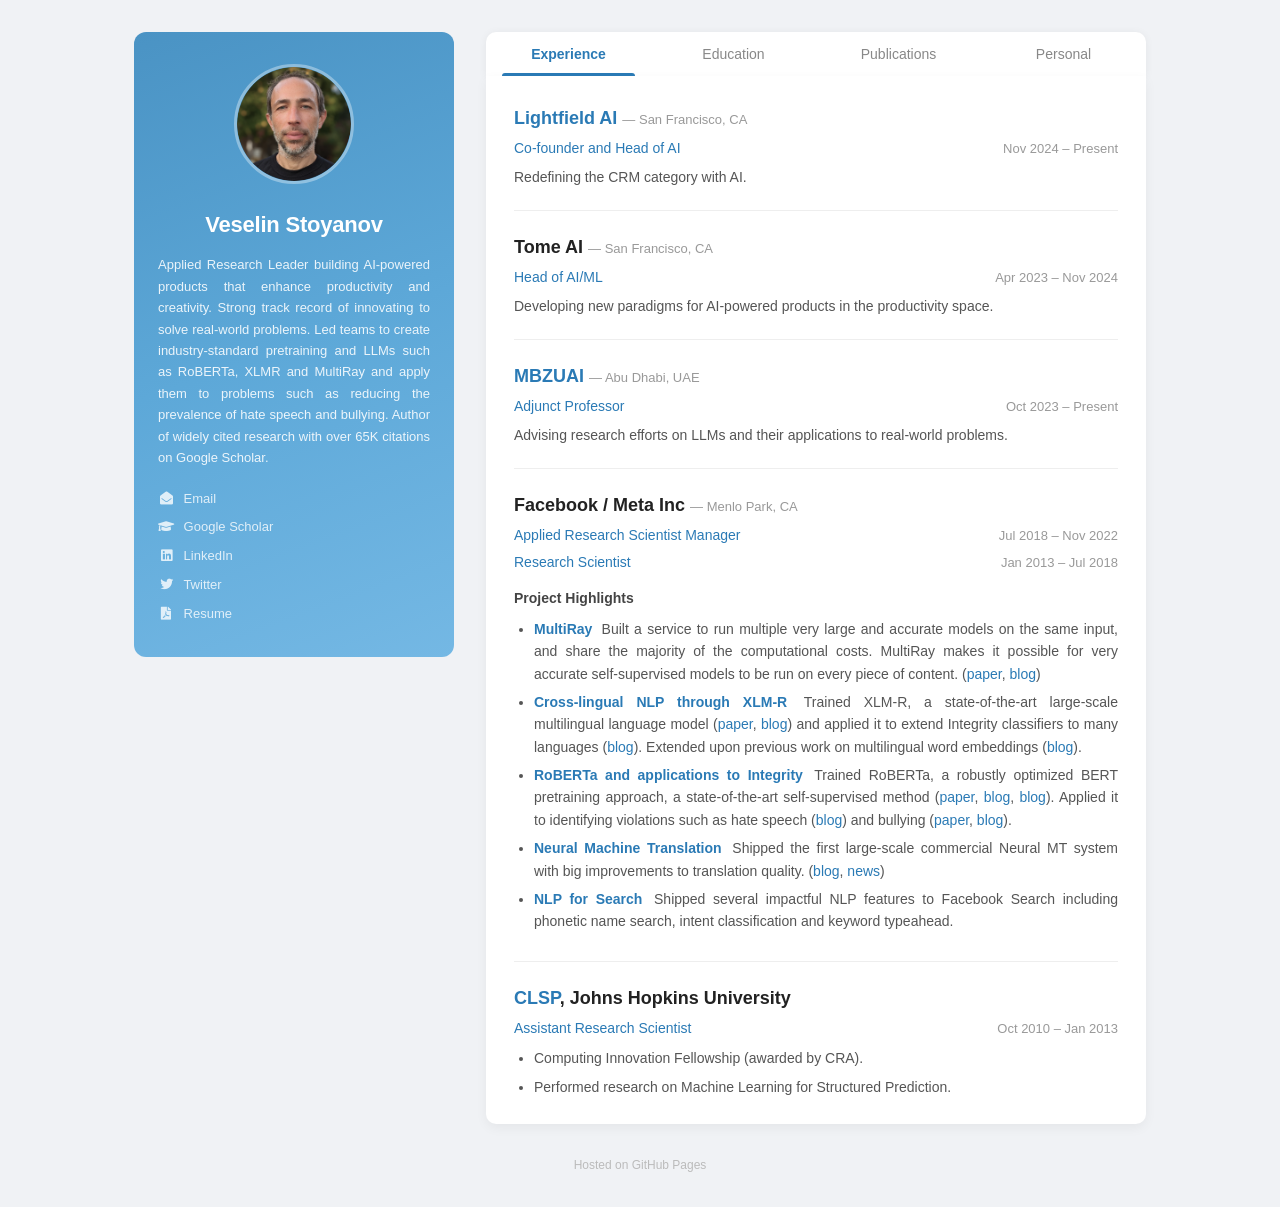
<file: index.html>
<!doctype html>
<html lang="en">
  <head>
    <meta charset="utf-8">
    <meta name="viewport" content="width=device-width, initial-scale=1">
    <title>Veselin Stoyanov</title>
    <link rel="icon" type="image/x-icon" href="favicon-32x32.png">
    <link rel="stylesheet" href="stylesheets/styles.css">
    <link rel="stylesheet" href="https://use.fontawesome.com/releases/v5.0.10/css/all.css" integrity="sha384-+d0P83n9kaQMCwj8F4RJB66tzIwOKmrdb46+porD/OvrJ+37WqIM7UoBtwHO6Nlg" crossorigin="anonymous">
    <!-- Analytics: GoatCounter (cookieless). -->
    <script data-goatcounter="https://vesstoyanov.goatcounter.com/count"
            async src="//gc.zgo.at/count.js"></script>
  </head>
  <body>

    <div class="page-layout">

    <aside class="sidebar">
      <img src="ves_2022_circle_small.png" alt="Veselin Stoyanov" class="avatar" width="120" height="120">
      <h1>Veselin Stoyanov</h1>
      <p class="bio">Applied Research Leader building AI-powered products that enhance productivity and creativity.
        Strong track record of innovating to solve real-world problems.
        Led teams to create industry-standard pretraining and LLMs such as RoBERTa,
        XLMR and MultiRay and apply them to problems such as reducing the prevalence of
        hate speech and bullying. Author of widely cited research with over 65K citations on Google Scholar.</p>
      <nav class="social-links">
        <a href="mailto:vesko.st@gmail.com"><span class="fas fa-envelope-open"></span> Email</a>
        <a href="https://tiny.one/sch-ves"><span class="fas fa-graduation-cap"></span> Google Scholar</a>
        <a href="http://www.linkedin.com/in/ves-sto"><span class="fab fa-linkedin"></span> LinkedIn</a>
        <a href="https://twitter.com/vesko_st"><span class="fab fa-twitter"></span> Twitter</a>
        <a href="VesCV_01_26.pdf"><span class="fas fa-file-pdf"></span> Resume</a>
      </nav>
    </aside>

    <main class="content">
      <nav class="tabs" role="tablist">
        <button class="tab active" role="tab" aria-selected="true" data-tab="experience">Experience</button>
        <button class="tab" role="tab" aria-selected="false" data-tab="education">Education</button>
        <button class="tab" role="tab" aria-selected="false" data-tab="publications">Publications</button>
        <button class="tab" role="tab" aria-selected="false" data-tab="personal">Personal</button>
      </nav>

      <!-- Experience -->
      <section id="experience" class="tab-panel active" role="tabpanel">

        <div class="entry">
          <h2><a href="https://lightfield.app">Lightfield AI</a> <span class="location">San Francisco, CA</span></h2>
          <div class="role">
            <span class="title">Co-founder and Head of AI</span>
            <span class="dates">Nov 2024 &ndash; Present</span>
          </div>
          <p>Redefining the CRM category with AI.</p>
        </div>

        <div class="entry">
          <h2>Tome AI <span class="location">San Francisco, CA</span></h2>
          <div class="role">
            <span class="title">Head of AI/ML</span>
            <span class="dates">Apr 2023 &ndash; Nov 2024</span>
          </div>
          <p>Developing new paradigms for AI-powered products in the productivity space.</p>
        </div>

        <div class="entry">
          <h2><a href="https://mbzuai.ac.ae/">MBZUAI</a> <span class="location">Abu Dhabi, UAE</span></h2>
          <div class="role">
            <span class="title">Adjunct Professor</span>
            <span class="dates">Oct 2023 &ndash; Present</span>
          </div>
          <p>Advising research efforts on LLMs and their applications to real-world problems.</p>
        </div>

        <div class="entry">
          <h2>Facebook / Meta Inc <span class="location">Menlo Park, CA</span></h2>
          <div class="role">
            <span class="title">Applied Research Scientist Manager</span>
            <span class="dates">Jul 2018 &ndash; Nov 2022</span>
          </div>
          <div class="role">
            <span class="title">Research Scientist</span>
            <span class="dates">Jan 2013 &ndash; Jul 2018</span>
          </div>
          <h3>Project Highlights</h3>
          <ul class="highlights">
            <li>
              <strong>MultiRay</strong>
              Built a service to run multiple very large and accurate models on the same input, and share the
              majority of the computational costs. MultiRay makes it possible for very accurate self-supervised
              models to be run on every piece of content.
              (<a href="https://arxiv.org/abs/2004.14287">paper</a>,
              <a href="https://ai.facebook.com/blog/multiray-large-scale-AI-models/">blog</a>)
            </li>
            <li>
              <strong>Cross-lingual NLP through XLM-R</strong>
              Trained XLM-R, a state-of-the-art large-scale multilingual language model
              (<a href="https://arxiv.org/abs/1911.02116">paper</a>,
              <a href="https://ai.facebook.com/blog/-xlm-r-state-of-the-art-cross-lingual-understanding-through-self-supervision/">blog</a>)
              and applied it to extend Integrity classifiers to many languages
              (<a href="https://ai.facebook.com/blog/how-ai-is-getting-better-at-detecting-hate-speech/">blog</a>).
              Extended upon previous work on multilingual word embeddings
              (<a href="https://ai.facebook.com/blog/under-the-hood-multilingual-embeddings/">blog</a>).
            </li>
            <li>
              <strong>RoBERTa and applications to Integrity</strong>
              Trained RoBERTa, a robustly optimized BERT pretraining approach, a state-of-the-art
              self-supervised method
              (<a href="https://arxiv.org/abs/1907.11692">paper</a>,
              <a href="https://ai.facebook.com/blog/roberta-an-optimized-method-for-pretraining-self-supervised-nlp-systems/">blog</a>,
              <a href="https://ai.facebook.com/blog/new-advances-in-natural-language-processing-to-better-connect-people/">blog</a>).
              Applied it to identifying violations such as hate speech
              (<a href="https://ai.facebook.com/blog/ai-advances-to-better-detect-hate-speech/">blog</a>)
              and bullying
              (<a href="https://arxiv.org/abs/2009.10311">paper</a>,
              <a href="https://ai.facebook.com/blog/advances-in-content-understanding-self-supervision-to-protect-people/">blog</a>).
            </li>
            <li>
              <strong>Neural Machine Translation</strong>
              Shipped the first large-scale commercial Neural MT system with big improvements to translation quality.
              (<a href="https://engineering.fb.com/2017/08/03/ml-applications/transitioning-entirely-to-neural-machine-translation/">blog</a>,
              <a href="https://techcrunch.com/2017/08/03/facebook-finishes-its-move-to-neural-machine-translation/">news</a>)
            </li>
            <li>
              <strong>NLP for Search</strong>
              Shipped several impactful NLP features to Facebook Search including phonetic name search,
              intent classification and keyword typeahead.
            </li>
          </ul>
        </div>

        <div class="entry">
          <h2><a href="https://www.clsp.jhu.edu/">CLSP</a>, Johns Hopkins University</h2>
          <div class="role">
            <span class="title">Assistant Research Scientist</span>
            <span class="dates">Oct 2010 &ndash; Jan 2013</span>
          </div>
          <ul>
            <li>Computing Innovation Fellowship (awarded by CRA).</li>
            <li>Performed research on Machine Learning for Structured Prediction.</li>
          </ul>
        </div>

      </section>

      <!-- Education -->
      <section id="education" class="tab-panel" role="tabpanel">

        <div class="entry">
          <h2>Cornell University</h2>
          <div class="role">
            <span class="title">PhD in Computer Science</span>
            <span class="dates">Aug 2010</span>
          </div>
          <div class="role">
            <span class="title">MSc in Computer Science</span>
            <span class="dates">May 2005</span>
          </div>
          <p>Advisor: Prof. Claire Cardie.<br>
            Thesis: <em>Opinion Summarization: Automatically Creating Useful Representations of Opinions Expressed in Text.</em></p>
        </div>

        <div class="entry">
          <h2>University of Delaware</h2>
          <div class="role">
            <span class="title">Honors BSc, with Distinction in Computer Science</span>
            <span class="dates">May 2002</span>
          </div>
          <p>Graduated Summa Cum Laude; GPA: 4.00/4.00. Minors in Mathematics and Cognitive Science.</p>
        </div>

      </section>

      <!-- Publications -->
      <section id="publications" class="tab-panel" role="tabpanel">

        <p class="pub-intro">65,000+ citations. Full publication list on
          <a href="https://tiny.one/sch-ves"><span class="fas fa-graduation-cap"></span> Google Scholar</a>
          and <a href="https://www.semanticscholar.org/author/Veselin-Stoyanov/1759422">Semantic Scholar</a>.
        </p>

        <ul class="pub-list">
          <li>
            <a href="https://arxiv.org/pdf/1907.11692.pdf%5C">RoBERTa: A Robustly Optimized BERT Pretraining Approach</a><br>
            <span class="authors">Yinhan Liu, Myle Ott, Naman Goyal, Jingfei Du, Mandar Joshi, Danqi Chen, Omer Levy, Mike Lewis, Luke Zettlemoyer, Veselin Stoyanov</span>
          </li>
          <li>
            <a href="https://arxiv.org/pdf/1910.13461">BART: Denoising sequence-to-sequence pre-training for natural language generation, translation, and comprehension</a><br>
            <span class="authors">Mike Lewis, Yinhan Liu, Naman Goyal, Marjan Ghazvininejad, Abdelrahman Mohamed, Omer Levy, Veselin Stoyanov, Luke Zettlemoyer</span>
          </li>
          <li>
            <a href="https://arxiv.org/pdf/1911.02116">Unsupervised Cross-lingual Representation Learning at Scale</a><br>
            <span class="authors">Alexis Conneau, Kartikay Khandelwal, Naman Goyal, Vishrav Chaudhary, Guillaume Wenzek, Francisco Guzm&aacute;n, Edouard Grave, Myle Ott, Luke Zettlemoyer, Veselin Stoyanov</span>
          </li>
          <li>
            <a href="https://arxiv.org/pdf/1809.05053">XNLI: Evaluating Cross-lingual Sentence Representations</a><br>
            <span class="authors">Alexis Conneau, Guillaume Lample, Ruty Rinott, Adina Williams, Samuel R Bowman, Holger Schwenk, Veselin Stoyanov</span>
          </li>
          <li>
            <a href="https://arxiv.org/pdf/2011.01403">Supervised Contrastive Learning for Pre-trained Language Model Fine-tuning</a><br>
            <span class="authors">Beliz Gunel, Jingfei Du, Alexis Conneau, Veselin Stoyanov</span>
          </li>
          <li>
            <a href="https://arxiv.org/abs/1911.01464">Emerging Cross-lingual Structure in Pretrained Language Models</a><br>
            <span class="authors">Alexis Conneau, Shijie Wu, Haoran Li, Luke Zettlemoyer, Veselin Stoyanov</span>
          </li>
          <li>
            <a href="https://arxiv.org/pdf/1912.09637">Pretrained Encyclopedia: Weakly supervised knowledge-pretrained language model</a><br>
            <span class="authors">Wenhan Xiong, Jingfei Du, William Wang, Veselin Stoyanov</span>
          </li>
          <li>
            <a href="https://dl.acm.org/doi/fullHtml/10.1145/3462671">Preserving integrity in online social networks</a><br>
            <span class="authors">Alon Halevy, Cristian Canton-Ferrer, Hao Ma, Umut Ozertem, Patrick Pantel, Marzieh Saeidi, Fabrizio Silvestri, Veselin Stoyanov</span>
          </li>
          <li>
            <a href="http://proceedings.mlr.press/v15/stoyanov11a/stoyanov11a.pdf">Empirical risk minimization of graphical model parameters given approximate inference, decoding, and model structure</a><br>
            <span class="authors">Veselin Stoyanov, Alexander Ropson, Jason Eisner</span>
          </li>
          <li>
            <a href="https://aclanthology.org/P09-1074.pdf">Conundrums in noun phrase coreference resolution: Making sense of the state-of-the-art</a><br>
            <span class="authors">Veselin Stoyanov, Nathan Gilbert, Claire Cardie, Ellen Riloff</span>
          </li>
        </ul>

        <p class="pub-intro">Full publication list on
          <a href="https://tiny.one/sch-ves"><span class="fas fa-graduation-cap"></span> Google Scholar</a>
          and <a href="https://www.semanticscholar.org/author/Veselin-Stoyanov/1759422">Semantic Scholar</a>.
        </p>

      </section>

      <!-- Personal -->
      <section id="personal" class="tab-panel" role="tabpanel">
        <p>Outside of work I am an avid runner. I enjoy cooking and all things culinary and traveling.
          I love learning languages and can speak Bulgarian, English, Spanish, some Russian, Serbian, Croatian and Japanese.</p>
      </section>

    </main>

    </div>

    <footer>
      <p>Hosted on GitHub Pages</p>
    </footer>

    <script>
      document.querySelectorAll('.tab').forEach(function(tab) {
        tab.addEventListener('click', function() {
          document.querySelectorAll('.tab').forEach(function(t) {
            t.classList.remove('active');
            t.setAttribute('aria-selected', 'false');
          });
          document.querySelectorAll('.tab-panel').forEach(function(p) {
            p.classList.remove('active');
          });
          tab.classList.add('active');
          tab.setAttribute('aria-selected', 'true');
          document.getElementById(tab.dataset.tab).classList.add('active');
        });
      });
    </script>
  </body>
</html>
</file>
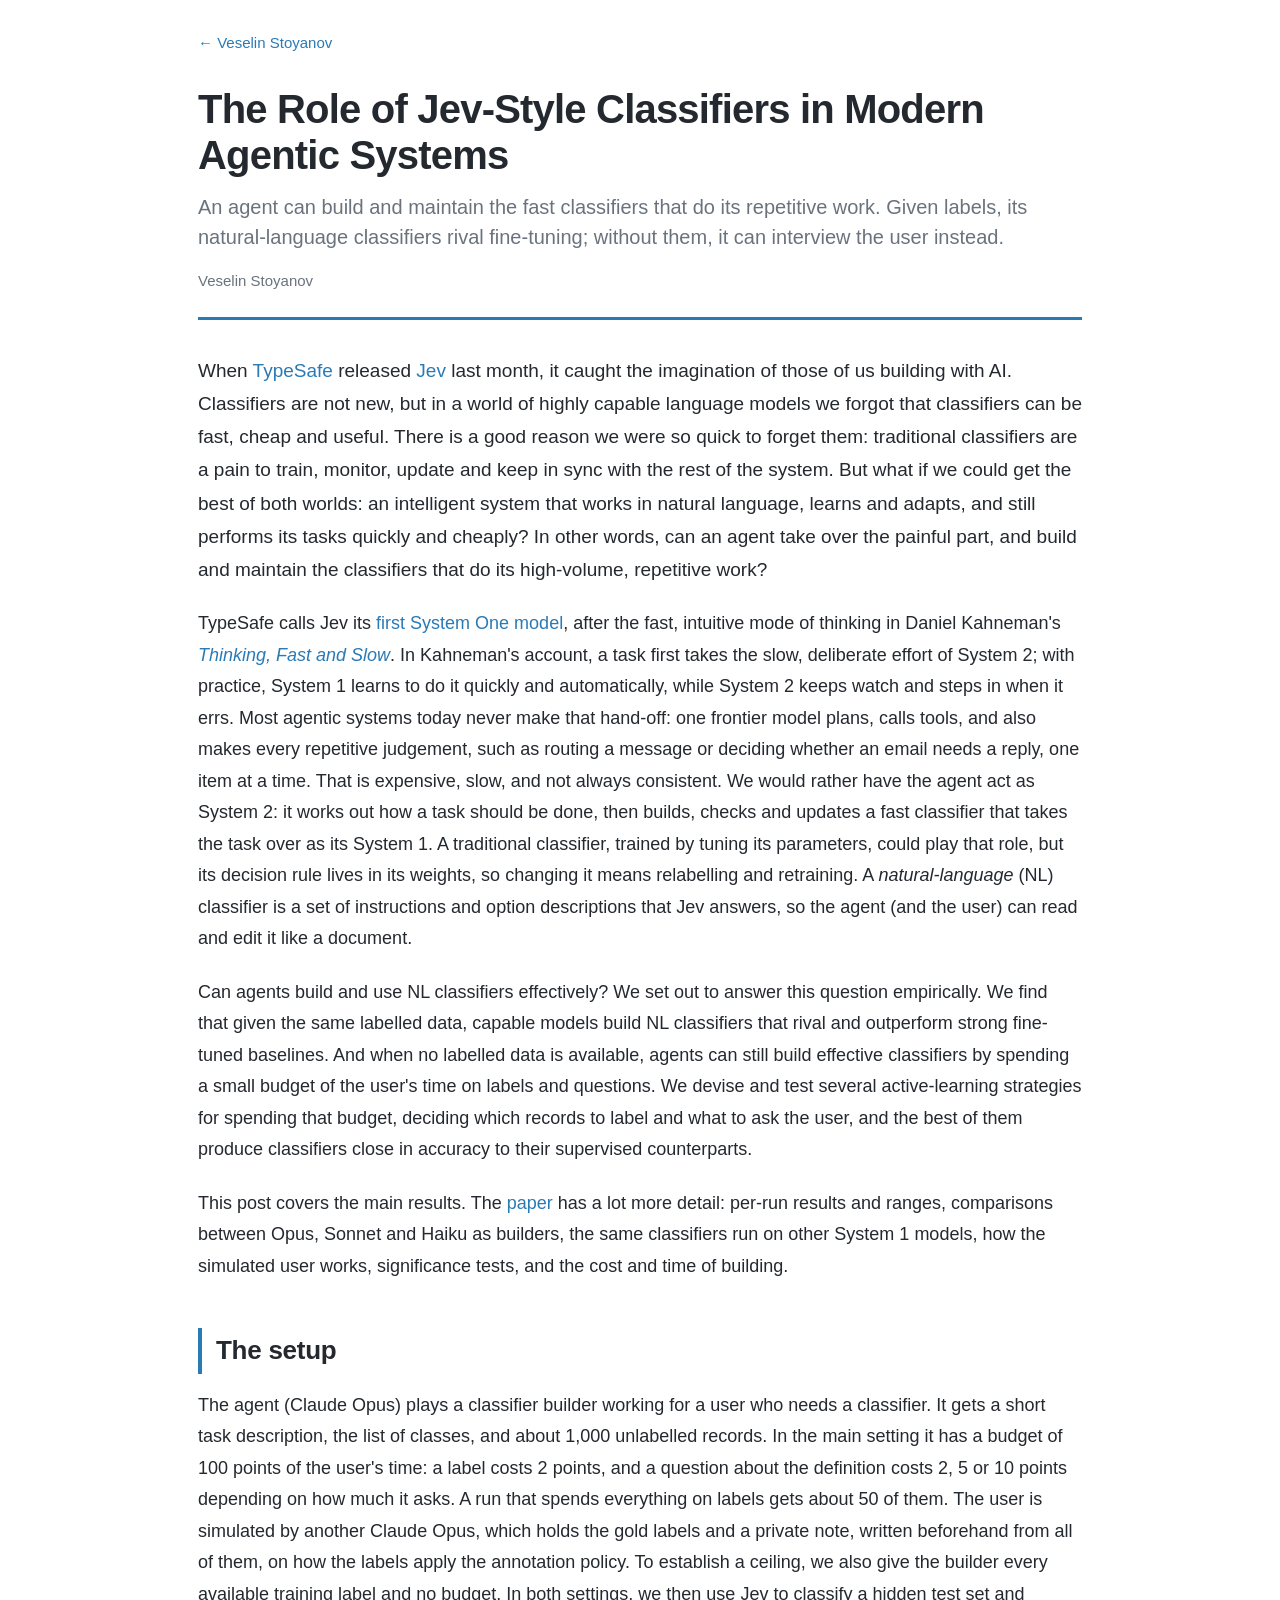
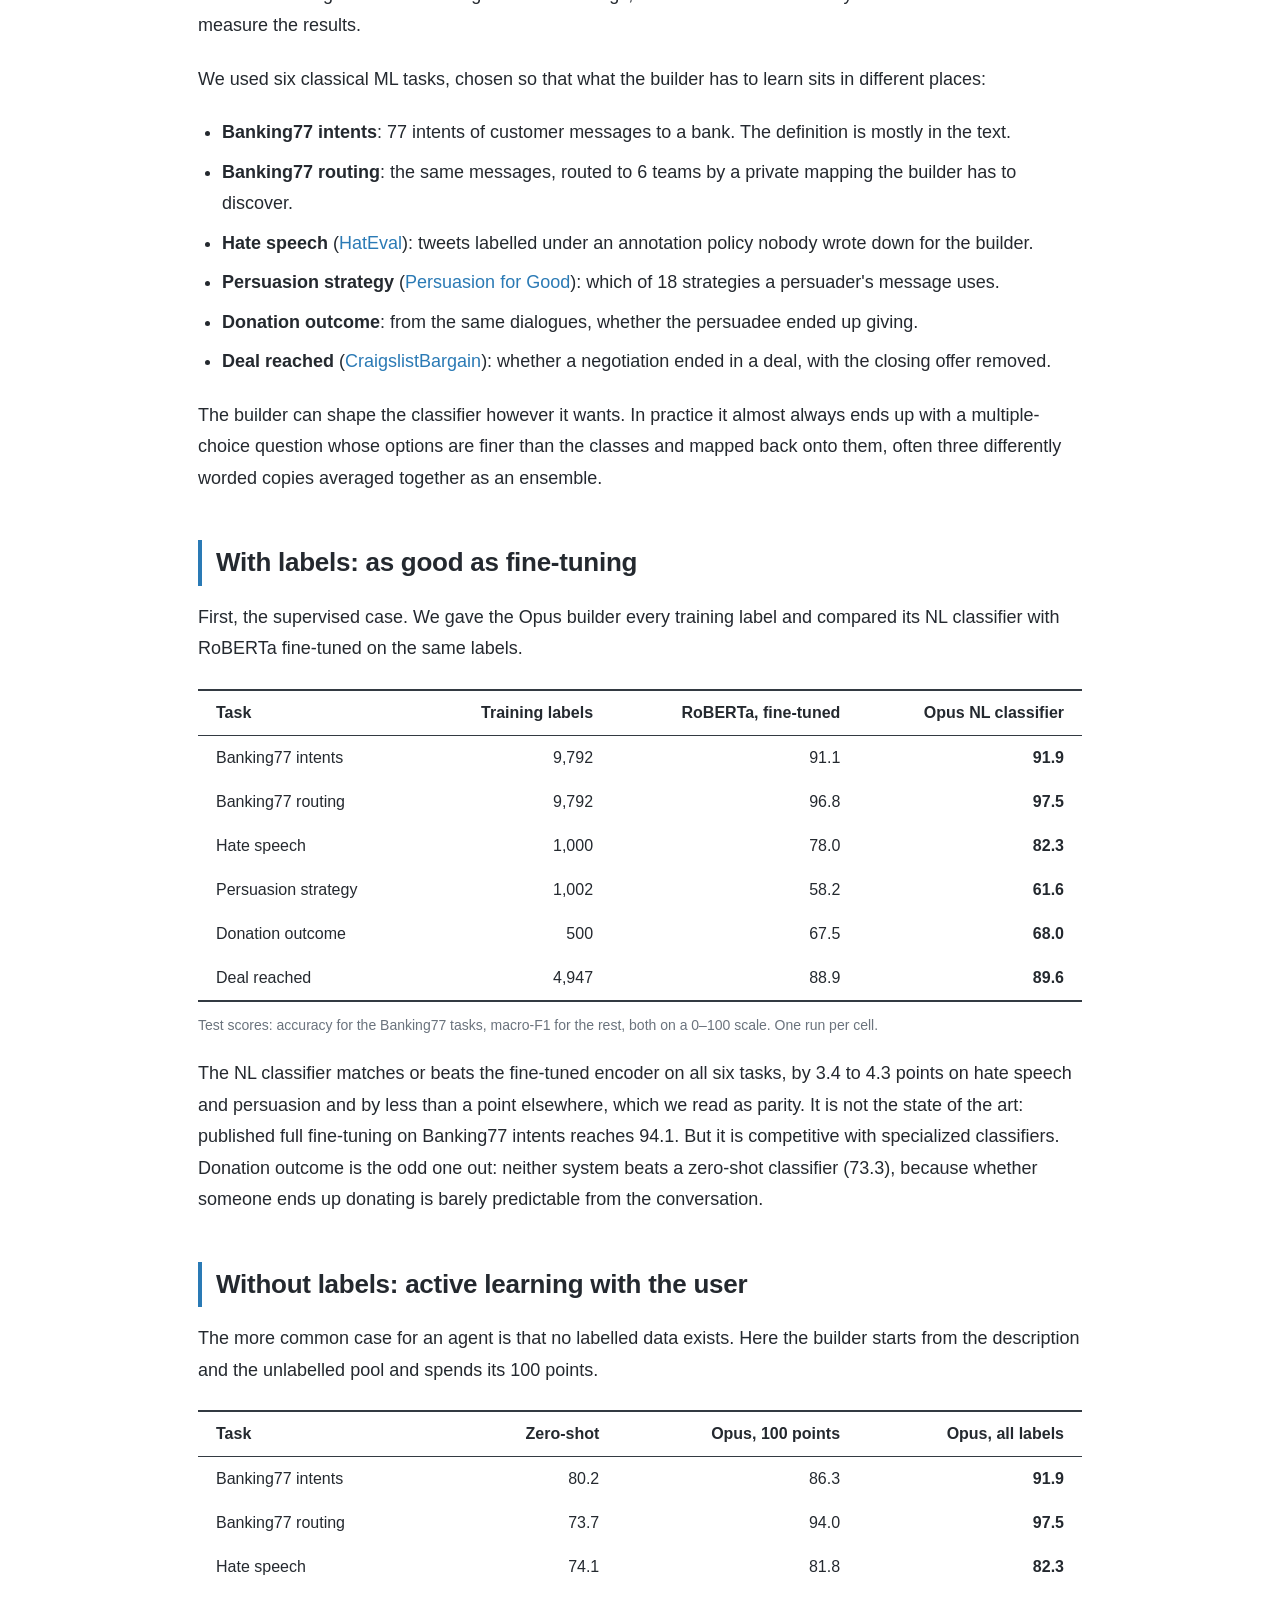
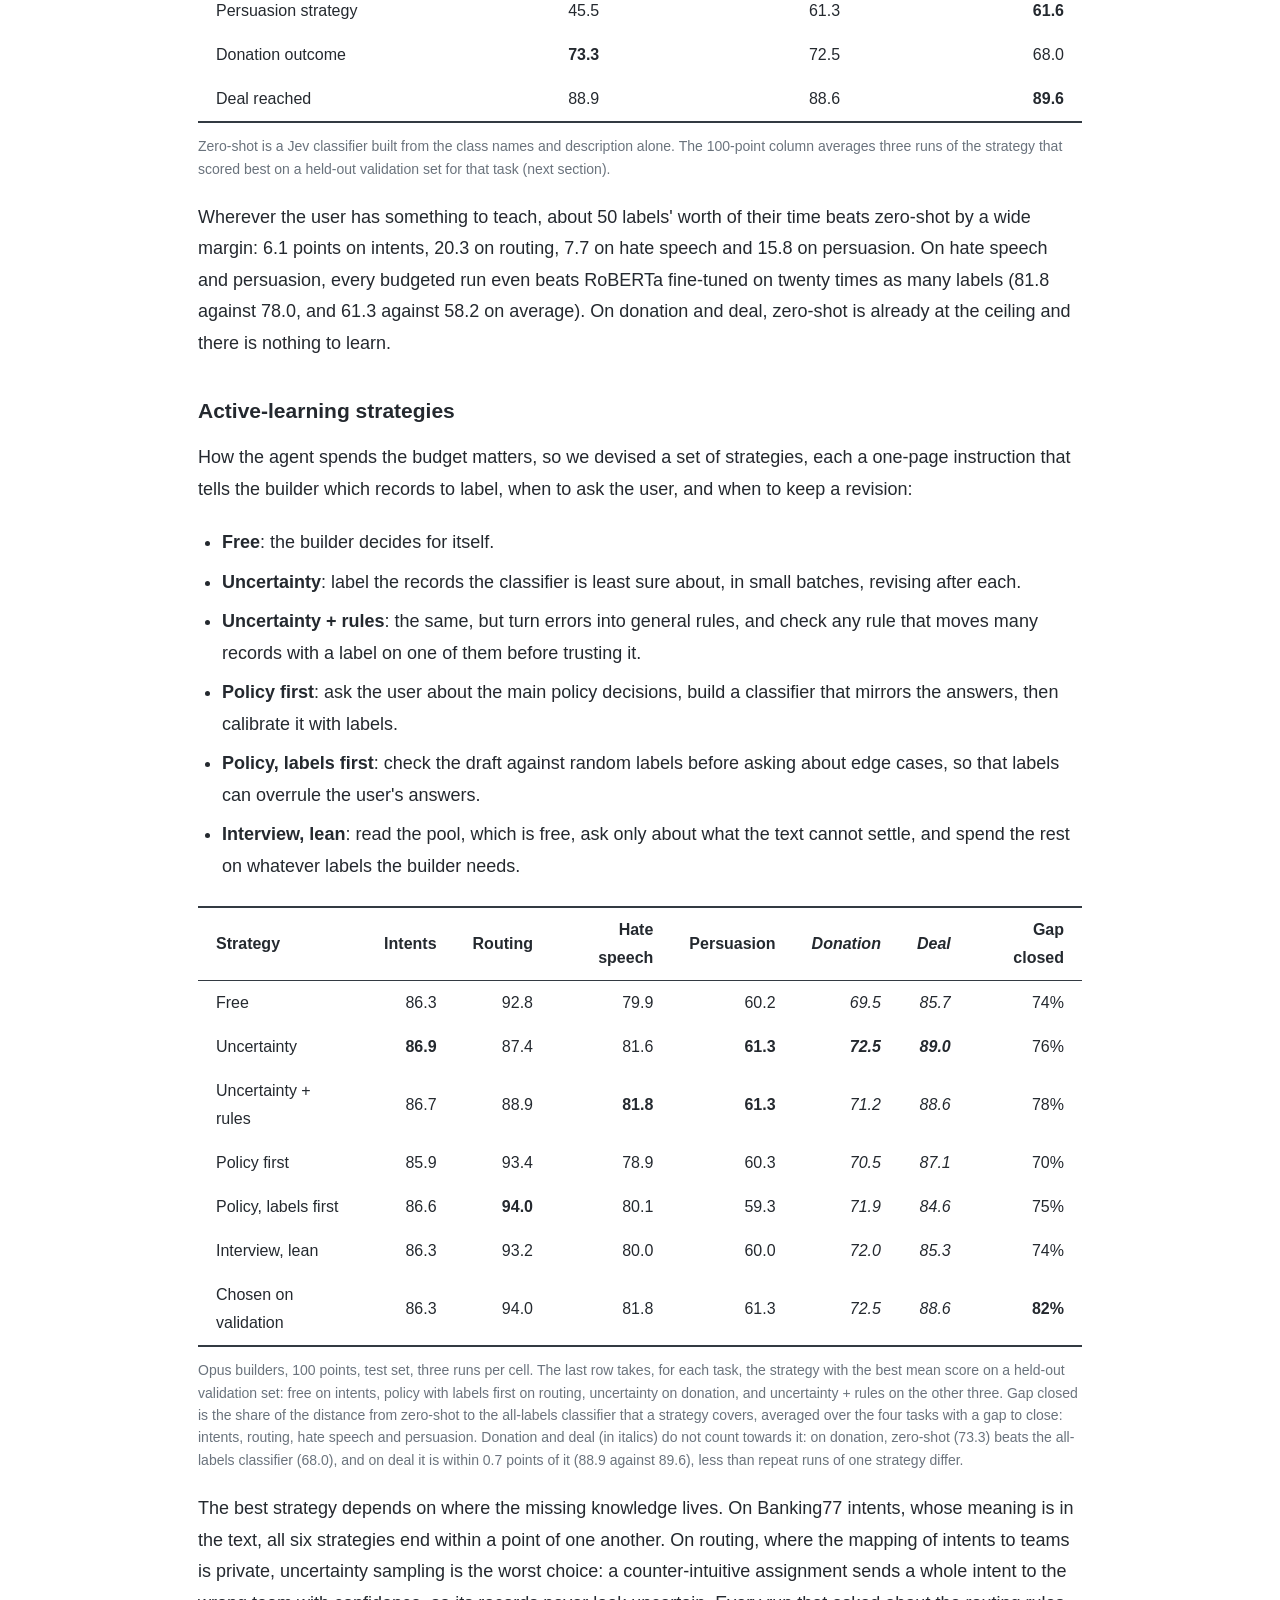
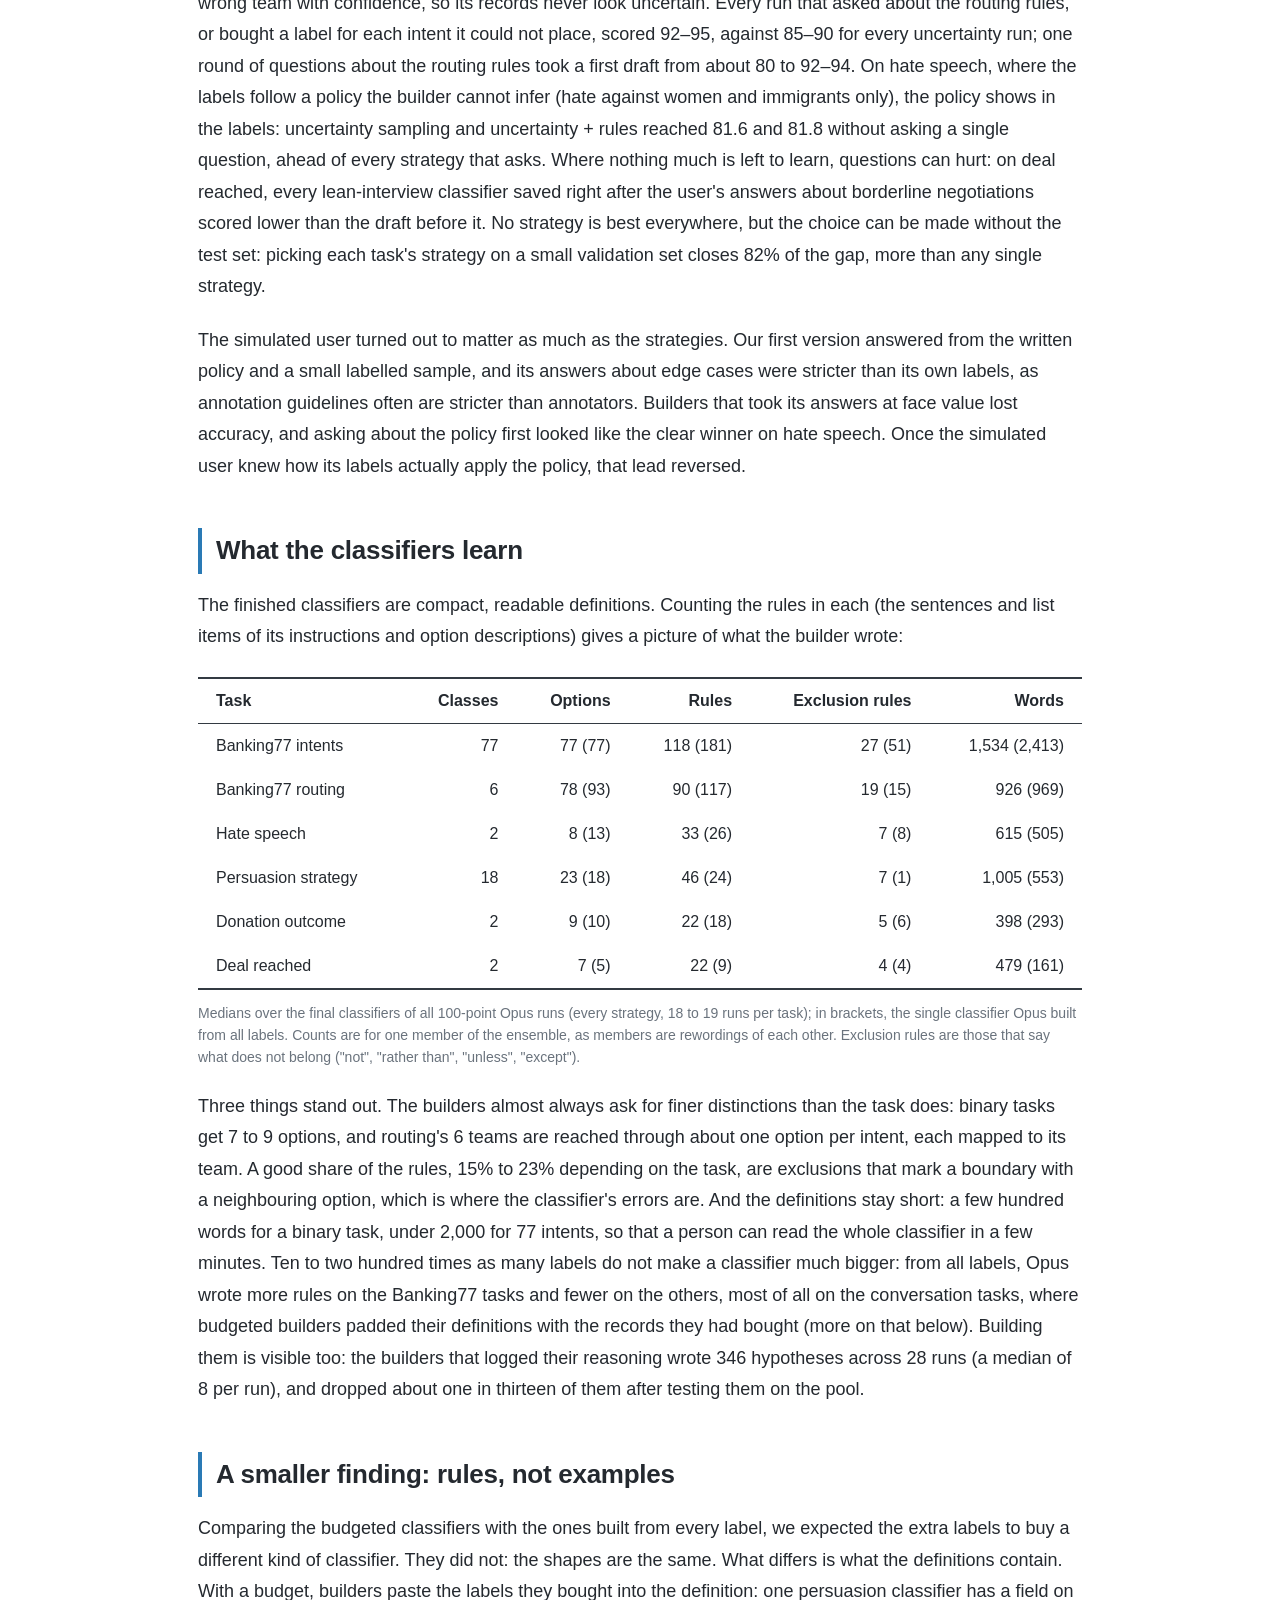
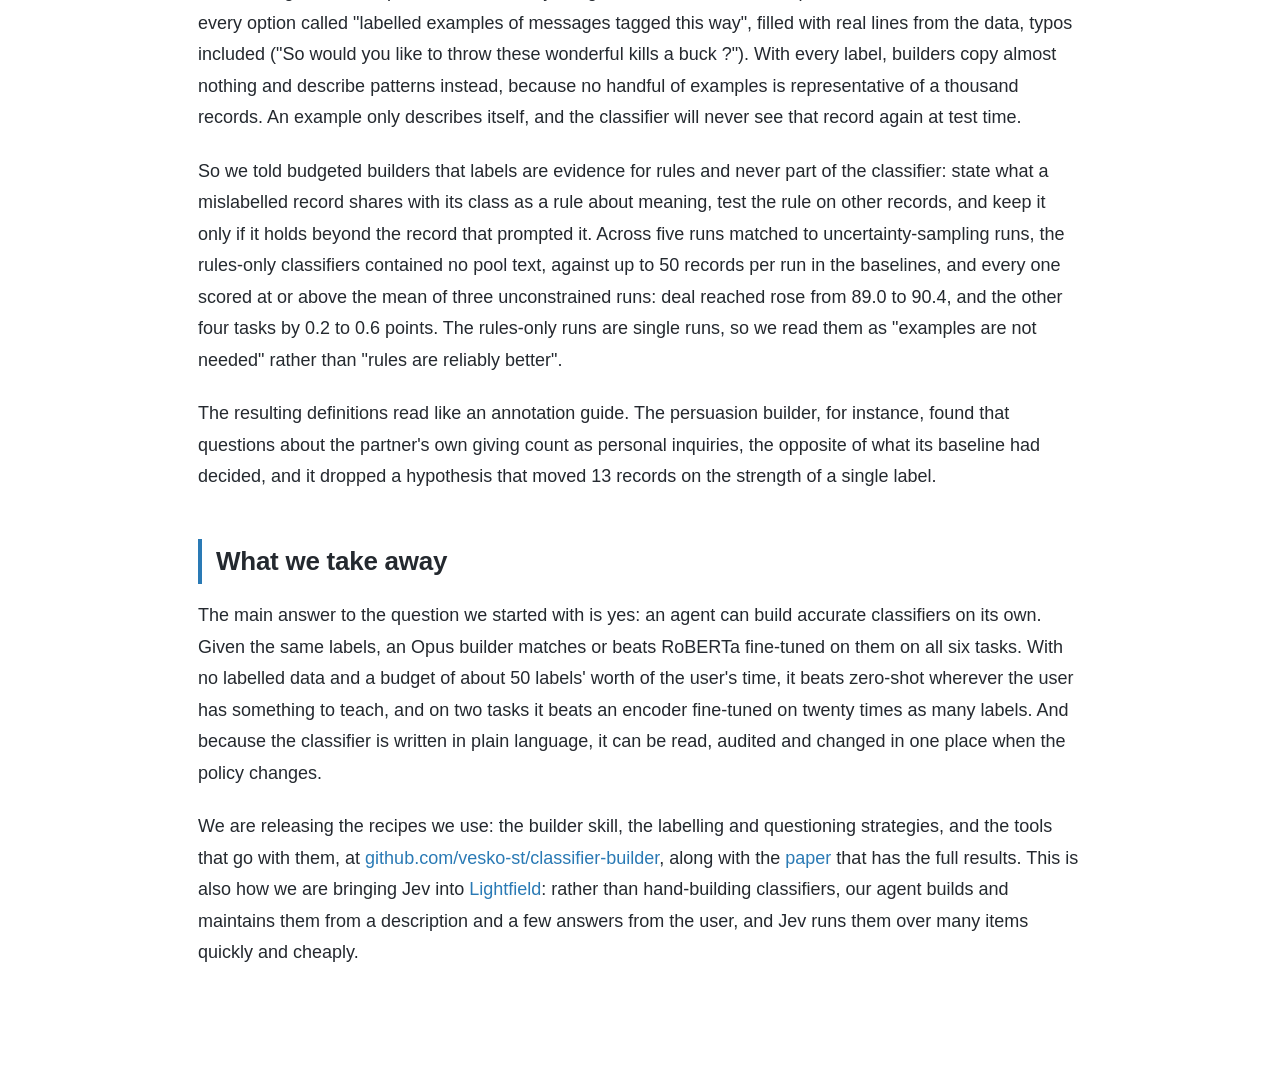
<file: posts/classifier-builders-rules-not-examples.html>
<!doctype html>
<html lang="en">
  <head>
    <meta charset="utf-8">
    <meta name="viewport" content="width=device-width, initial-scale=1">
    <title>The Role of Jev-Style Classifiers in Modern Agentic Systems — Veselin Stoyanov</title>
    <link rel="icon" type="image/x-icon" href="../favicon-32x32.png">

    <!-- Open Graph / Twitter cards for link previews -->
    <meta property="og:type" content="article">
    <meta property="og:title" content="The Role of Jev-Style Classifiers in Modern Agentic Systems">
    <meta property="og:description" content="Agents can build natural-language classifiers that rival fine-tuned models, and build good ones from a small budget of the user&#x27;s time when no labels exist.">
    <meta property="og:url" content="https://vesstoyanov.com/posts/classifier-builders-rules-not-examples.html">
    <meta name="twitter:title" content="The Role of Jev-Style Classifiers in Modern Agentic Systems">
    <meta name="twitter:description" content="Agents can build their own fast classifiers, rivalling fine-tuning with labels and interviewing the user without them.">
    <meta name="twitter:card" content="summary">

    <style>
      *, *::before, *::after { box-sizing: border-box; margin: 0; padding: 0; }
      :root { --accent: #2a7ab5; --accent-dark: #1a5a8a; --ink: #24292f; --muted: #6a737d; --rule: #333a42; --jev: #eaf3fb; }
      html { -webkit-text-size-adjust: 100%; }
      body {
        font-family: -apple-system, BlinkMacSystemFont, "Segoe UI", Roboto, Oxygen,
          Ubuntu, Cantarell, "Fira Sans", "Droid Sans", "Helvetica Neue", Arial, sans-serif;
        font-size: 18px; line-height: 1.75; color: var(--ink); background: #fff;
        -webkit-font-smoothing: antialiased;
      }
      a { color: var(--accent); text-decoration: none; }
      a:hover { color: var(--accent-dark); text-decoration: underline; }

      .wrap { max-width: 940px; margin: 0 auto; padding: 24px 28px 80px; }

      .topbar { margin: 6px 0 30px; font-size: 15px; }
      .topbar a { color: var(--accent); font-weight: 500; }
      .topbar a:hover { text-decoration: none; }

      header.post { border-bottom: 3px solid var(--accent); padding-bottom: 22px; margin-bottom: 34px; }
      h1 { font-size: 40px; font-weight: 700; line-height: 1.15; letter-spacing: -0.02em;
        color: var(--ink); margin-bottom: 14px; }
      .subtitle { font-size: 20px; color: var(--muted); font-weight: 400; line-height: 1.5; }
      .byline { font-size: 15px; color: var(--muted); margin-top: 16px; }

      article p { margin: 0 0 22px; }
      article > p:first-of-type { font-size: 19px; }

      h2 { font-size: 26px; font-weight: 650; color: var(--ink); letter-spacing: -0.01em;
        margin: 46px 0 16px; padding-left: 14px; border-left: 4px solid var(--accent); }

      figure { margin: 30px 0; }
      figure img { width: 100%; height: auto; border: 1px solid #e6e9ee; border-radius: 8px; }
      figcaption { font-size: 14px; color: var(--muted); margin-top: 10px; text-align: center; }

      pre.prompt {
        background: #f6f8fa; border: 1px solid #e4e8ec; border-radius: 8px;
        padding: 18px 20px; overflow-x: auto; font-size: 14px; line-height: 1.55;
        font-family: ui-monospace, SFMono-Regular, "SF Mono", Menlo, Consolas, monospace;
        color: #2b3138; margin: 8px 0 26px; white-space: pre;
      }
      pre.prompt .lbl { color: var(--accent); font-weight: 600; }

      /* Plain tables, PDF/booktabs style: horizontal rules only */
      .table-scroll { overflow-x: auto; margin: 24px 0 26px; }
      table.results { width: 100%; border-collapse: collapse; font-size: 16px;
        border-top: 2px solid var(--rule); border-bottom: 2px solid var(--rule); }
      table.results caption { caption-side: top; text-align: left; font-size: 15px;
        color: var(--muted); margin-bottom: 12px; }
      table.results th, table.results td { padding: 8px 18px; text-align: right; }
      table.results th:first-child, table.results td:first-child { text-align: left; }
      table.results thead th { font-weight: 600; border-bottom: 1px solid var(--rule); }
      /* Highlight the TypeSafe Jev row (MC tables) or column (sales table). */
      table.results tr.jev td, table.results tr.jev th,
      table.results td.jev, table.results thead th.jev { background: var(--jev); font-weight: 600; }

      h3 { font-size: 21px; font-weight: 650; color: var(--ink); margin: 34px 0 12px; }
      article ul { margin: 0 0 22px; padding-left: 24px; }
      article li { margin-bottom: 8px; }
      .table-scroll + p.table-note { margin-top: -14px; }
      p.table-note { font-size: 14px; line-height: 1.6; color: var(--muted); }

      .cta { display: inline-block; margin-top: 8px; background: var(--accent); color: #fff;
        padding: 11px 20px; border-radius: 8px; font-weight: 600; font-size: 16px; }
      .cta:hover { background: var(--accent-dark); color: #fff; text-decoration: none; }

      footer.post { margin-top: 46px; padding-top: 22px; border-top: 1px solid #eceff2;
        font-size: 14px; color: var(--muted); }

      @media (max-width: 640px) {
        body { font-size: 17px; }
        .wrap { padding: 16px 18px 56px; }
        h1 { font-size: 30px; }
        .subtitle { font-size: 18px; }
        h2 { font-size: 22px; }
      }
    </style>
    <!-- Analytics: GoatCounter (cookieless). -->
    <script data-goatcounter="https://vesstoyanov.goatcounter.com/count"
            async src="//gc.zgo.at/count.js"></script>
  </head>
  <body>
    <div class="wrap">
      <div class="topbar"><a href="../index.html">← Veselin Stoyanov</a></div>

      <header class="post">
        <h1>The Role of Jev-Style Classifiers in Modern Agentic Systems</h1>
        <p class="subtitle">An agent can build and maintain the fast classifiers that do its repetitive work. Given labels, its natural-language classifiers rival fine-tuning; without them, it can interview the user instead.</p>
        <p class="byline">Veselin Stoyanov</p>
      </header>

      <article>

        <p>When <a href="https://typesafe.ai">TypeSafe</a> released <a href="https://docs.typesafe.ai/models">Jev</a> last month, it caught the imagination of those of us building with AI. Classifiers are not new, but in a world of highly capable language models we forgot that classifiers can be fast, cheap and useful. There is a good reason we were so quick to forget them: traditional classifiers are a pain to train, monitor, update and keep in sync with the rest of the system. But what if we could get the best of both worlds: an intelligent system that works in natural language, learns and adapts, and still performs its tasks quickly and cheaply? In other words, can an agent take over the painful part, and build and maintain the classifiers that do its high-volume, repetitive work?</p>

        <p>TypeSafe calls Jev its <a href="https://docs.typesafe.ai/concepts/system-one">first System One model</a>, after the fast, intuitive mode of thinking in Daniel Kahneman's <em><a href="https://en.wikipedia.org/wiki/Thinking,_Fast_and_Slow">Thinking, Fast and Slow</a></em>. In Kahneman's account, a task first takes the slow, deliberate effort of System 2; with practice, System 1 learns to do it quickly and automatically, while System 2 keeps watch and steps in when it errs. Most agentic systems today never make that hand-off: one frontier model plans, calls tools, and also makes every repetitive judgement, such as routing a message or deciding whether an email needs a reply, one item at a time. That is expensive, slow, and not always consistent. We would rather have the agent act as System 2: it works out how a task should be done, then builds, checks and updates a fast classifier that takes the task over as its System 1. A traditional classifier, trained by tuning its parameters, could play that role, but its decision rule lives in its weights, so changing it means relabelling and retraining. A <em>natural-language</em> (NL) classifier is a set of instructions and option descriptions that Jev answers, so the agent (and the user) can read and edit it like a document.</p>

        <p>Can agents build and use NL classifiers effectively? We set out to answer this question empirically. We find that given the same labelled data, capable models build NL classifiers that rival and outperform strong fine-tuned baselines. And when no labelled data is available, agents can still build effective classifiers by spending a small budget of the user's time on labels and questions. We devise and test several active-learning strategies for spending that budget, deciding which records to label and what to ask the user, and the best of them produce classifiers close in accuracy to their supervised counterparts.</p>

        <p>This post covers the main results. The <a href="https://github.com/vesko-st/classifier-builder/blob/main/paper/acl/paper.pdf">paper</a> has a lot more detail: per-run results and ranges, comparisons between Opus, Sonnet and Haiku as builders, the same classifiers run on other System 1 models, how the simulated user works, significance tests, and the cost and time of building.</p>

        <h2>The setup</h2>

        <p>The agent (Claude Opus) plays a classifier builder working for a user who needs a classifier. It gets a short task description, the list of classes, and about 1,000 unlabelled records. In the main setting it has a budget of 100 points of the user's time: a label costs 2 points, and a question about the definition costs 2, 5 or 10 points depending on how much it asks. A run that spends everything on labels gets about 50 of them. The user is simulated by another Claude Opus, which holds the gold labels and a private note, written beforehand from all of them, on how the labels apply the annotation policy. To establish a ceiling, we also give the builder every available training label and no budget. In both settings, we then use Jev to classify a hidden test set and measure the results.</p>

        <p>We used six classical ML tasks, chosen so that what the builder has to learn sits in different places:</p>

        <ul>
          <li><strong>Banking77 intents</strong>: 77 intents of customer messages to a bank. The definition is mostly in the text.</li>
          <li><strong>Banking77 routing</strong>: the same messages, routed to 6 teams by a private mapping the builder has to discover.</li>
          <li><strong>Hate speech</strong> (<a href="https://aclanthology.org/S19-2007/">HatEval</a>): tweets labelled under an annotation policy nobody wrote down for the builder.</li>
          <li><strong>Persuasion strategy</strong> (<a href="https://aclanthology.org/P19-1566/">Persuasion for Good</a>): which of 18 strategies a persuader's message uses.</li>
          <li><strong>Donation outcome</strong>: from the same dialogues, whether the persuadee ended up giving.</li>
          <li><strong>Deal reached</strong> (<a href="https://aclanthology.org/D18-1256/">CraigslistBargain</a>): whether a negotiation ended in a deal, with the closing offer removed.</li>
        </ul>

        <p>The builder can shape the classifier however it wants. In practice it almost always ends up with a multiple-choice question whose options are finer than the classes and mapped back onto them, often three differently worded copies averaged together as an ensemble.</p>

        <h2>With labels: as good as fine-tuning</h2>

        <p>First, the supervised case. We gave the Opus builder every training label and compared its NL classifier with RoBERTa fine-tuned on the same labels.</p>

        <div class="table-scroll">
          <table class="results">
            <thead>
              <tr><th>Task</th><th>Training labels</th><th>RoBERTa, fine-tuned</th><th>Opus NL classifier</th></tr>
            </thead>
            <tbody>
              <tr><td>Banking77 intents</td><td>9,792</td><td>91.1</td><td><strong>91.9</strong></td></tr>
              <tr><td>Banking77 routing</td><td>9,792</td><td>96.8</td><td><strong>97.5</strong></td></tr>
              <tr><td>Hate speech</td><td>1,000</td><td>78.0</td><td><strong>82.3</strong></td></tr>
              <tr><td>Persuasion strategy</td><td>1,002</td><td>58.2</td><td><strong>61.6</strong></td></tr>
              <tr><td>Donation outcome</td><td>500</td><td>67.5</td><td><strong>68.0</strong></td></tr>
              <tr><td>Deal reached</td><td>4,947</td><td>88.9</td><td><strong>89.6</strong></td></tr>
            </tbody>
          </table>
        </div>

        <p class="table-note">Test scores: accuracy for the Banking77 tasks, macro-F1 for the rest, both on a 0–100 scale. One run per cell.</p>

        <p>The NL classifier matches or beats the fine-tuned encoder on all six tasks, by 3.4 to 4.3 points on hate speech and persuasion and by less than a point elsewhere, which we read as parity. It is not the state of the art: published full fine-tuning on Banking77 intents reaches 94.1. But it is competitive with specialized classifiers. Donation outcome is the odd one out: neither system beats a zero-shot classifier (73.3), because whether someone ends up donating is barely predictable from the conversation.</p>

        <h2>Without labels: active learning with the user</h2>

        <p>The more common case for an agent is that no labelled data exists. Here the builder starts from the description and the unlabelled pool and spends its 100 points.</p>

        <div class="table-scroll">
          <table class="results">
            <thead>
              <tr><th>Task</th><th>Zero-shot</th><th>Opus, 100 points</th><th>Opus, all labels</th></tr>
            </thead>
            <tbody>
              <tr><td>Banking77 intents</td><td>80.2</td><td>86.3</td><td><strong>91.9</strong></td></tr>
              <tr><td>Banking77 routing</td><td>73.7</td><td>94.0</td><td><strong>97.5</strong></td></tr>
              <tr><td>Hate speech</td><td>74.1</td><td>81.8</td><td><strong>82.3</strong></td></tr>
              <tr><td>Persuasion strategy</td><td>45.5</td><td>61.3</td><td><strong>61.6</strong></td></tr>
              <tr><td>Donation outcome</td><td><strong>73.3</strong></td><td>72.5</td><td>68.0</td></tr>
              <tr><td>Deal reached</td><td>88.9</td><td>88.6</td><td><strong>89.6</strong></td></tr>
            </tbody>
          </table>
        </div>

        <p class="table-note">Zero-shot is a Jev classifier built from the class names and description alone. The 100-point column averages three runs of the strategy that scored best on a held-out validation set for that task (next section).</p>

        <p>Wherever the user has something to teach, about 50 labels' worth of their time beats zero-shot by a wide margin: 6.1 points on intents, 20.3 on routing, 7.7 on hate speech and 15.8 on persuasion. On hate speech and persuasion, every budgeted run even beats RoBERTa fine-tuned on twenty times as many labels (81.8 against 78.0, and 61.3 against 58.2 on average). On donation and deal, zero-shot is already at the ceiling and there is nothing to learn.</p>

        <h3>Active-learning strategies</h3>

        <p>How the agent spends the budget matters, so we devised a set of strategies, each a one-page instruction that tells the builder which records to label, when to ask the user, and when to keep a revision:</p>

        <ul>
          <li><strong>Free</strong>: the builder decides for itself.</li>
          <li><strong>Uncertainty</strong>: label the records the classifier is least sure about, in small batches, revising after each.</li>
          <li><strong>Uncertainty + rules</strong>: the same, but turn errors into general rules, and check any rule that moves many records with a label on one of them before trusting it.</li>
          <li><strong>Policy first</strong>: ask the user about the main policy decisions, build a classifier that mirrors the answers, then calibrate it with labels.</li>
          <li><strong>Policy, labels first</strong>: check the draft against random labels before asking about edge cases, so that labels can overrule the user's answers.</li>
          <li><strong>Interview, lean</strong>: read the pool, which is free, ask only about what the text cannot settle, and spend the rest on whatever labels the builder needs.</li>
        </ul>

        <div class="table-scroll">
          <table class="results">
            <thead>
              <tr><th>Strategy</th><th>Intents</th><th>Routing</th><th>Hate speech</th><th>Persuasion</th><th><em>Donation</em></th><th><em>Deal</em></th><th>Gap closed</th></tr>
            </thead>
            <tbody>
              <tr><td>Free</td><td>86.3</td><td>92.8</td><td>79.9</td><td>60.2</td><td><em>69.5</em></td><td><em>85.7</em></td><td>74%</td></tr>
              <tr><td>Uncertainty</td><td><strong>86.9</strong></td><td>87.4</td><td>81.6</td><td><strong>61.3</strong></td><td><strong><em>72.5</em></strong></td><td><strong><em>89.0</em></strong></td><td>76%</td></tr>
              <tr><td>Uncertainty + rules</td><td>86.7</td><td>88.9</td><td><strong>81.8</strong></td><td><strong>61.3</strong></td><td><em>71.2</em></td><td><em>88.6</em></td><td>78%</td></tr>
              <tr><td>Policy first</td><td>85.9</td><td>93.4</td><td>78.9</td><td>60.3</td><td><em>70.5</em></td><td><em>87.1</em></td><td>70%</td></tr>
              <tr><td>Policy, labels first</td><td>86.6</td><td><strong>94.0</strong></td><td>80.1</td><td>59.3</td><td><em>71.9</em></td><td><em>84.6</em></td><td>75%</td></tr>
              <tr><td>Interview, lean</td><td>86.3</td><td>93.2</td><td>80.0</td><td>60.0</td><td><em>72.0</em></td><td><em>85.3</em></td><td>74%</td></tr>
              <tr><td>Chosen on validation</td><td>86.3</td><td>94.0</td><td>81.8</td><td>61.3</td><td><em>72.5</em></td><td><em>88.6</em></td><td><strong>82%</strong></td></tr>
            </tbody>
          </table>
        </div>

        <p class="table-note">Opus builders, 100 points, test set, three runs per cell. The last row takes, for each task, the strategy with the best mean score on a held-out validation set: free on intents, policy with labels first on routing, uncertainty on donation, and uncertainty + rules on the other three. Gap closed is the share of the distance from zero-shot to the all-labels classifier that a strategy covers, averaged over the four tasks with a gap to close: intents, routing, hate speech and persuasion. Donation and deal (in italics) do not count towards it: on donation, zero-shot (73.3) beats the all-labels classifier (68.0), and on deal it is within 0.7 points of it (88.9 against 89.6), less than repeat runs of one strategy differ.</p>

        <p>The best strategy depends on where the missing knowledge lives. On Banking77 intents, whose meaning is in the text, all six strategies end within a point of one another. On routing, where the mapping of intents to teams is private, uncertainty sampling is the worst choice: a counter-intuitive assignment sends a whole intent to the wrong team with confidence, so its records never look uncertain. Every run that asked about the routing rules, or bought a label for each intent it could not place, scored 92–95, against 85–90 for every uncertainty run; one round of questions about the routing rules took a first draft from about 80 to 92–94. On hate speech, where the labels follow a policy the builder cannot infer (hate against women and immigrants only), the policy shows in the labels: uncertainty sampling and uncertainty + rules reached 81.6 and 81.8 without asking a single question, ahead of every strategy that asks. Where nothing much is left to learn, questions can hurt: on deal reached, every lean-interview classifier saved right after the user's answers about borderline negotiations scored lower than the draft before it. No strategy is best everywhere, but the choice can be made without the test set: picking each task's strategy on a small validation set closes 82% of the gap, more than any single strategy.</p>

        <p>The simulated user turned out to matter as much as the strategies. Our first version answered from the written policy and a small labelled sample, and its answers about edge cases were stricter than its own labels, as annotation guidelines often are stricter than annotators. Builders that took its answers at face value lost accuracy, and asking about the policy first looked like the clear winner on hate speech. Once the simulated user knew how its labels actually apply the policy, that lead reversed.</p>

        <h2>What the classifiers learn</h2>

        <p>The finished classifiers are compact, readable definitions. Counting the rules in each (the sentences and list items of its instructions and option descriptions) gives a picture of what the builder wrote:</p>

        <div class="table-scroll">
          <table class="results">
            <thead>
              <tr><th>Task</th><th>Classes</th><th>Options</th><th>Rules</th><th>Exclusion rules</th><th>Words</th></tr>
            </thead>
            <tbody>
              <tr><td>Banking77 intents</td><td>77</td><td>77 (77)</td><td>118 (181)</td><td>27 (51)</td><td>1,534 (2,413)</td></tr>
              <tr><td>Banking77 routing</td><td>6</td><td>78 (93)</td><td>90 (117)</td><td>19 (15)</td><td>926 (969)</td></tr>
              <tr><td>Hate speech</td><td>2</td><td>8 (13)</td><td>33 (26)</td><td>7 (8)</td><td>615 (505)</td></tr>
              <tr><td>Persuasion strategy</td><td>18</td><td>23 (18)</td><td>46 (24)</td><td>7 (1)</td><td>1,005 (553)</td></tr>
              <tr><td>Donation outcome</td><td>2</td><td>9 (10)</td><td>22 (18)</td><td>5 (6)</td><td>398 (293)</td></tr>
              <tr><td>Deal reached</td><td>2</td><td>7 (5)</td><td>22 (9)</td><td>4 (4)</td><td>479 (161)</td></tr>
            </tbody>
          </table>
        </div>

        <p class="table-note">Medians over the final classifiers of all 100-point Opus runs (every strategy, 18 to 19 runs per task); in brackets, the single classifier Opus built from all labels. Counts are for one member of the ensemble, as members are rewordings of each other. Exclusion rules are those that say what does not belong ("not", "rather than", "unless", "except").</p>

        <p>Three things stand out. The builders almost always ask for finer distinctions than the task does: binary tasks get 7 to 9 options, and routing's 6 teams are reached through about one option per intent, each mapped to its team. A good share of the rules, 15% to 23% depending on the task, are exclusions that mark a boundary with a neighbouring option, which is where the classifier's errors are. And the definitions stay short: a few hundred words for a binary task, under 2,000 for 77 intents, so that a person can read the whole classifier in a few minutes. Ten to two hundred times as many labels do not make a classifier much bigger: from all labels, Opus wrote more rules on the Banking77 tasks and fewer on the others, most of all on the conversation tasks, where budgeted builders padded their definitions with the records they had bought (more on that below). Building them is visible too: the builders that logged their reasoning wrote 346 hypotheses across 28 runs (a median of 8 per run), and dropped about one in thirteen of them after testing them on the pool.</p>

        <h2>A smaller finding: rules, not examples</h2>

        <p>Comparing the budgeted classifiers with the ones built from every label, we expected the extra labels to buy a different kind of classifier. They did not: the shapes are the same. What differs is what the definitions contain. With a budget, builders paste the labels they bought into the definition: one persuasion classifier has a field on every option called "labelled examples of messages tagged this way", filled with real lines from the data, typos included ("So would you like to throw these wonderful kills a buck ?"). With every label, builders copy almost nothing and describe patterns instead, because no handful of examples is representative of a thousand records. An example only describes itself, and the classifier will never see that record again at test time.</p>

        <p>So we told budgeted builders that labels are evidence for rules and never part of the classifier: state what a mislabelled record shares with its class as a rule about meaning, test the rule on other records, and keep it only if it holds beyond the record that prompted it. Across five runs matched to uncertainty-sampling runs, the rules-only classifiers contained no pool text, against up to 50 records per run in the baselines, and every one scored at or above the mean of three unconstrained runs: deal reached rose from 89.0 to 90.4, and the other four tasks by 0.2 to 0.6 points. The rules-only runs are single runs, so we read them as "examples are not needed" rather than "rules are reliably better".</p>

        <p>The resulting definitions read like an annotation guide. The persuasion builder, for instance, found that questions about the partner's own giving count as personal inquiries, the opposite of what its baseline had decided, and it dropped a hypothesis that moved 13 records on the strength of a single label.</p>

        <h2>What we take away</h2>

        <p>The main answer to the question we started with is yes: an agent can build accurate classifiers on its own. Given the same labels, an Opus builder matches or beats RoBERTa fine-tuned on them on all six tasks. With no labelled data and a budget of about 50 labels' worth of the user's time, it beats zero-shot wherever the user has something to teach, and on two tasks it beats an encoder fine-tuned on twenty times as many labels. And because the classifier is written in plain language, it can be read, audited and changed in one place when the policy changes.</p>

        <p>We are releasing the recipes we use: the builder skill, the labelling and questioning strategies, and the tools that go with them, at <a href="https://github.com/vesko-st/classifier-builder">github.com/vesko-st/classifier-builder</a>, along with the <a href="https://github.com/vesko-st/classifier-builder/blob/main/paper/acl/paper.pdf">paper</a> that has the full results. This is also how we are bringing Jev into <a href="https://lightfield.app">Lightfield</a>: rather than hand-building classifiers, our agent builds and maintains them from a description and a few answers from the user, and Jev runs them over many items quickly and cheaply.</p>



      </article>
    </div>
  </body>
</html>
</file>
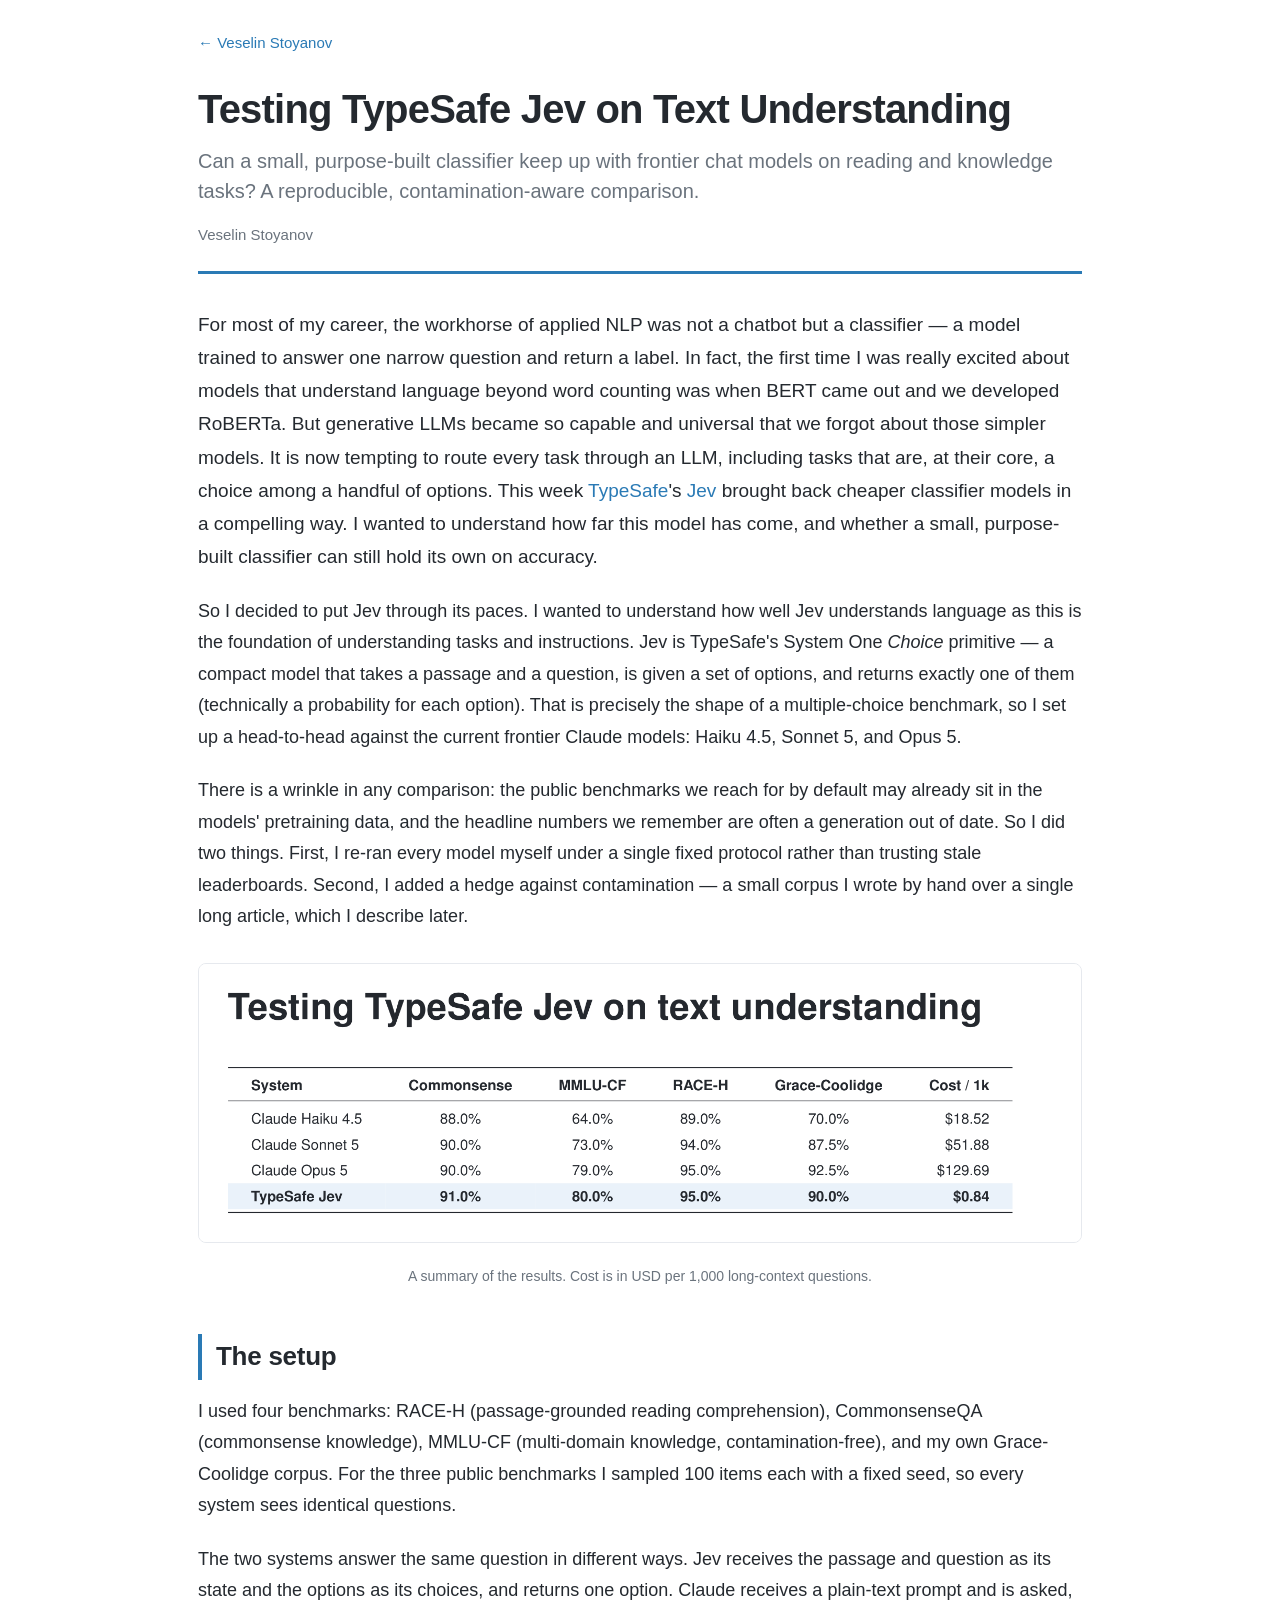
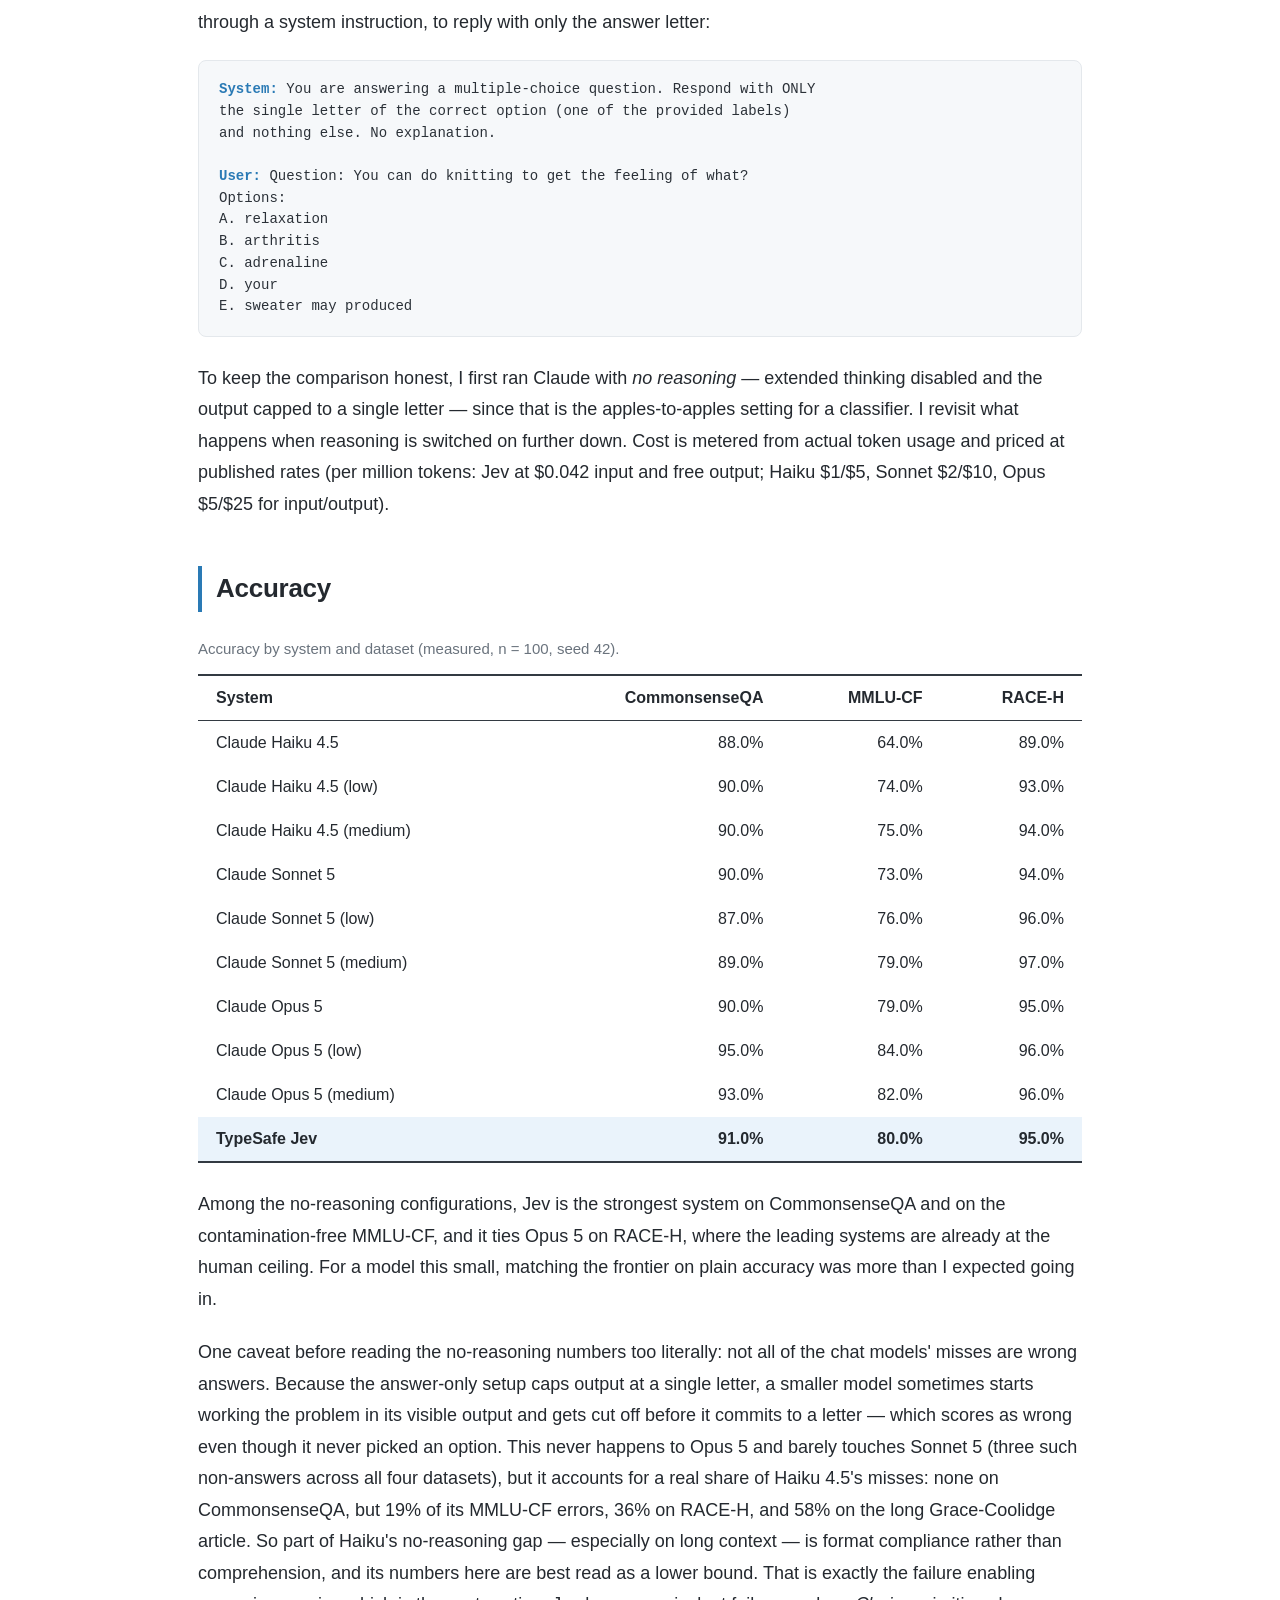
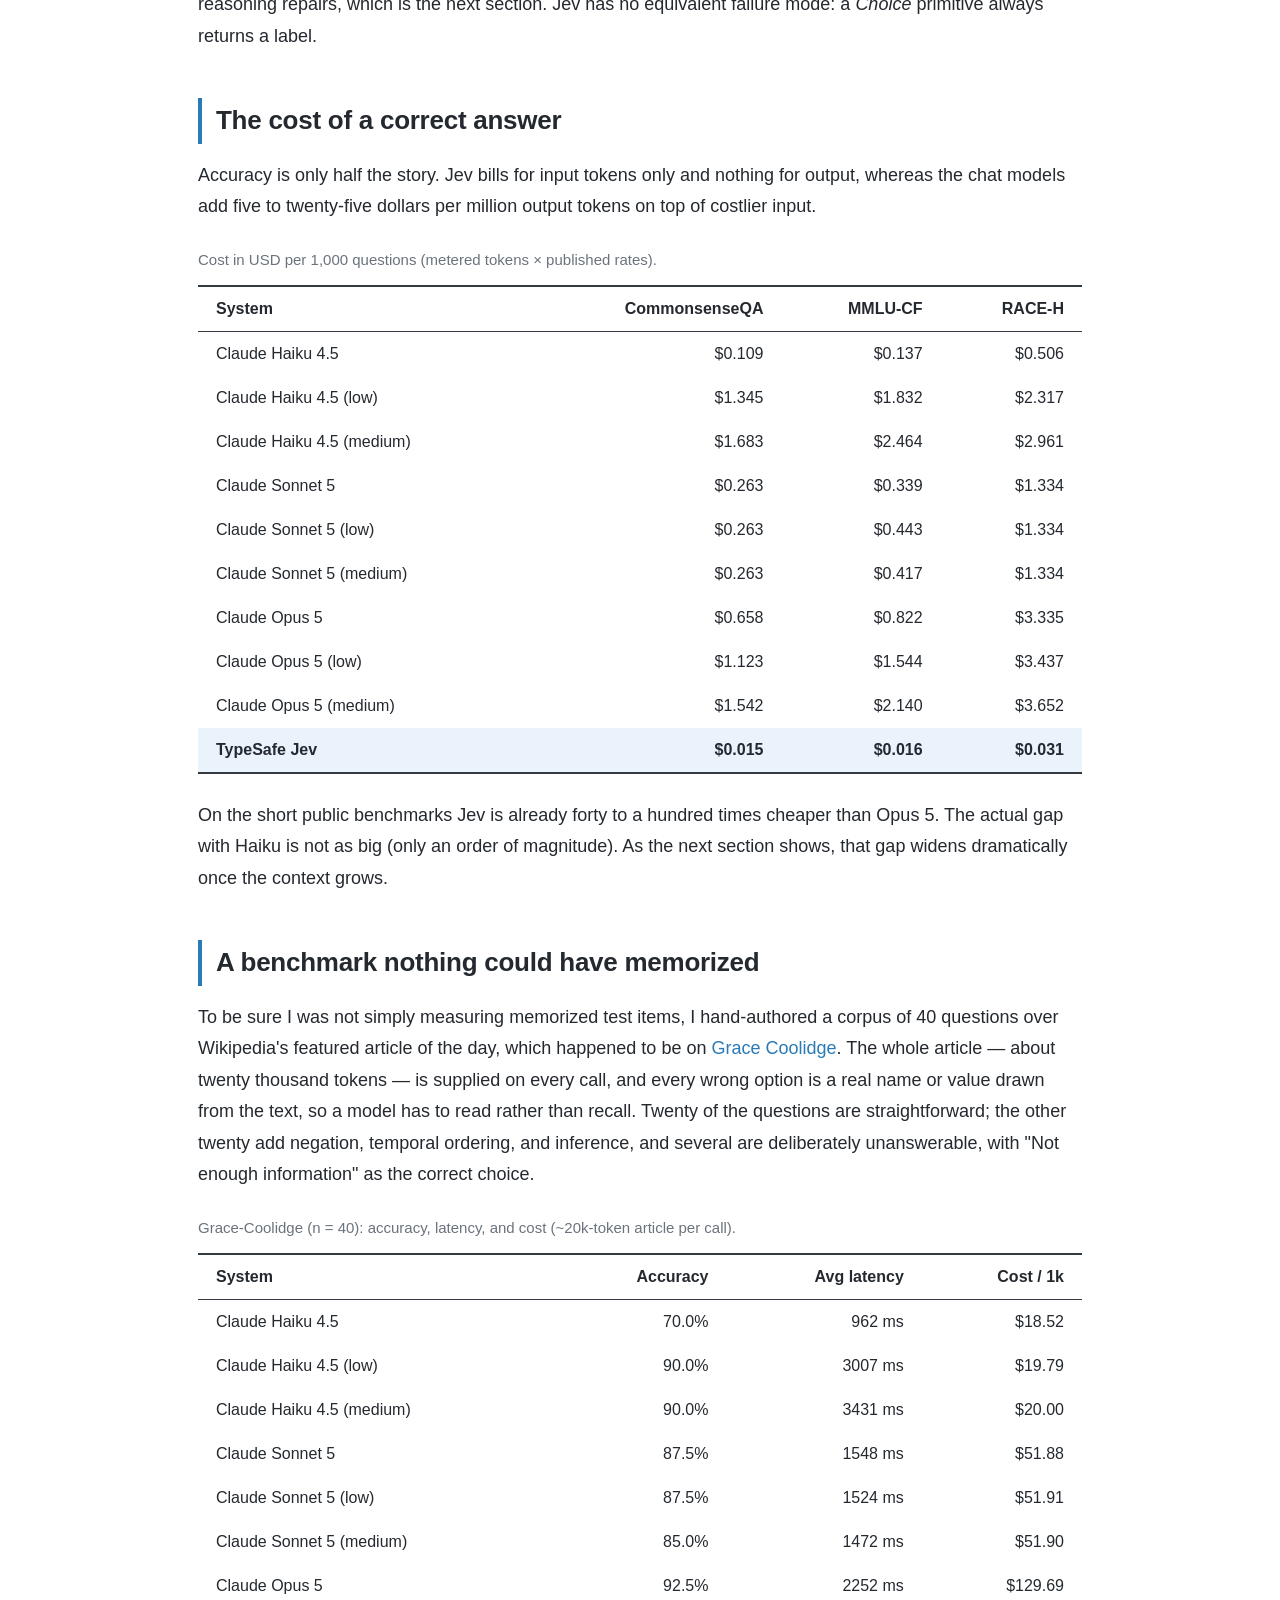
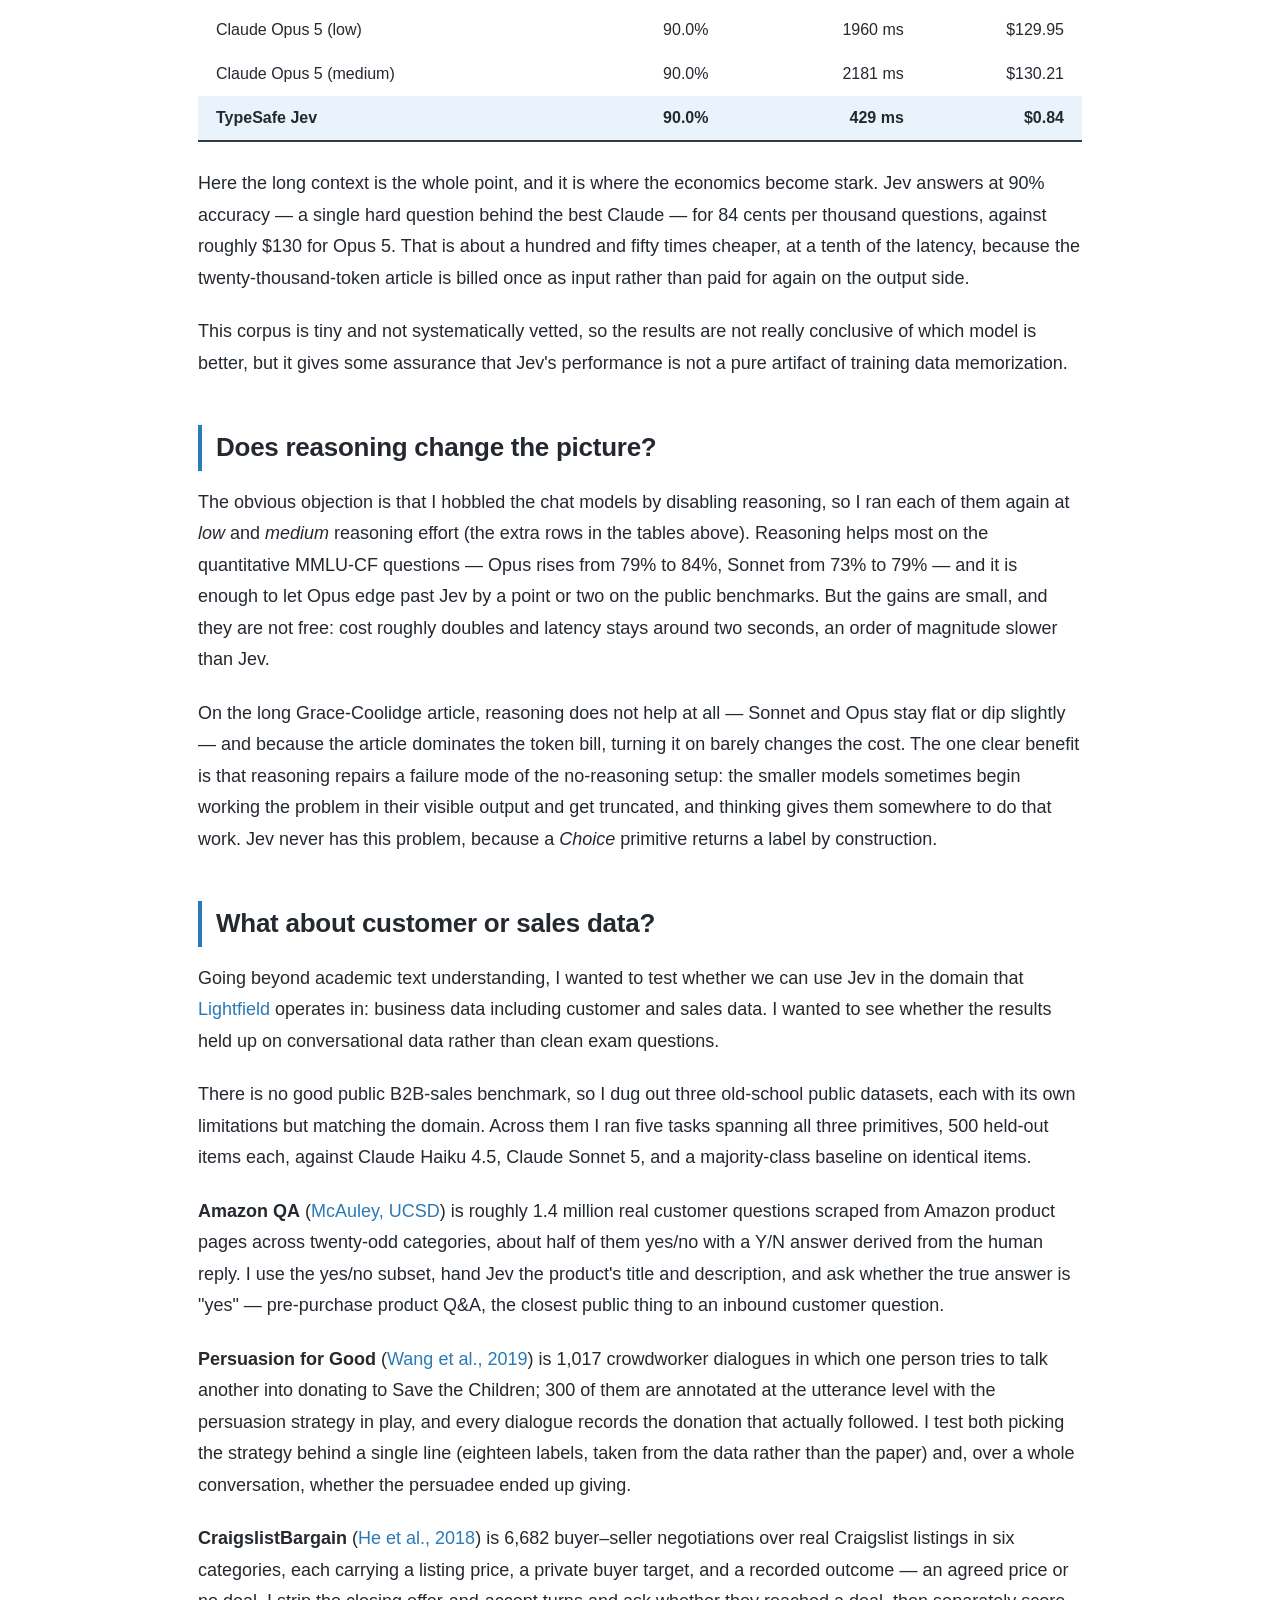
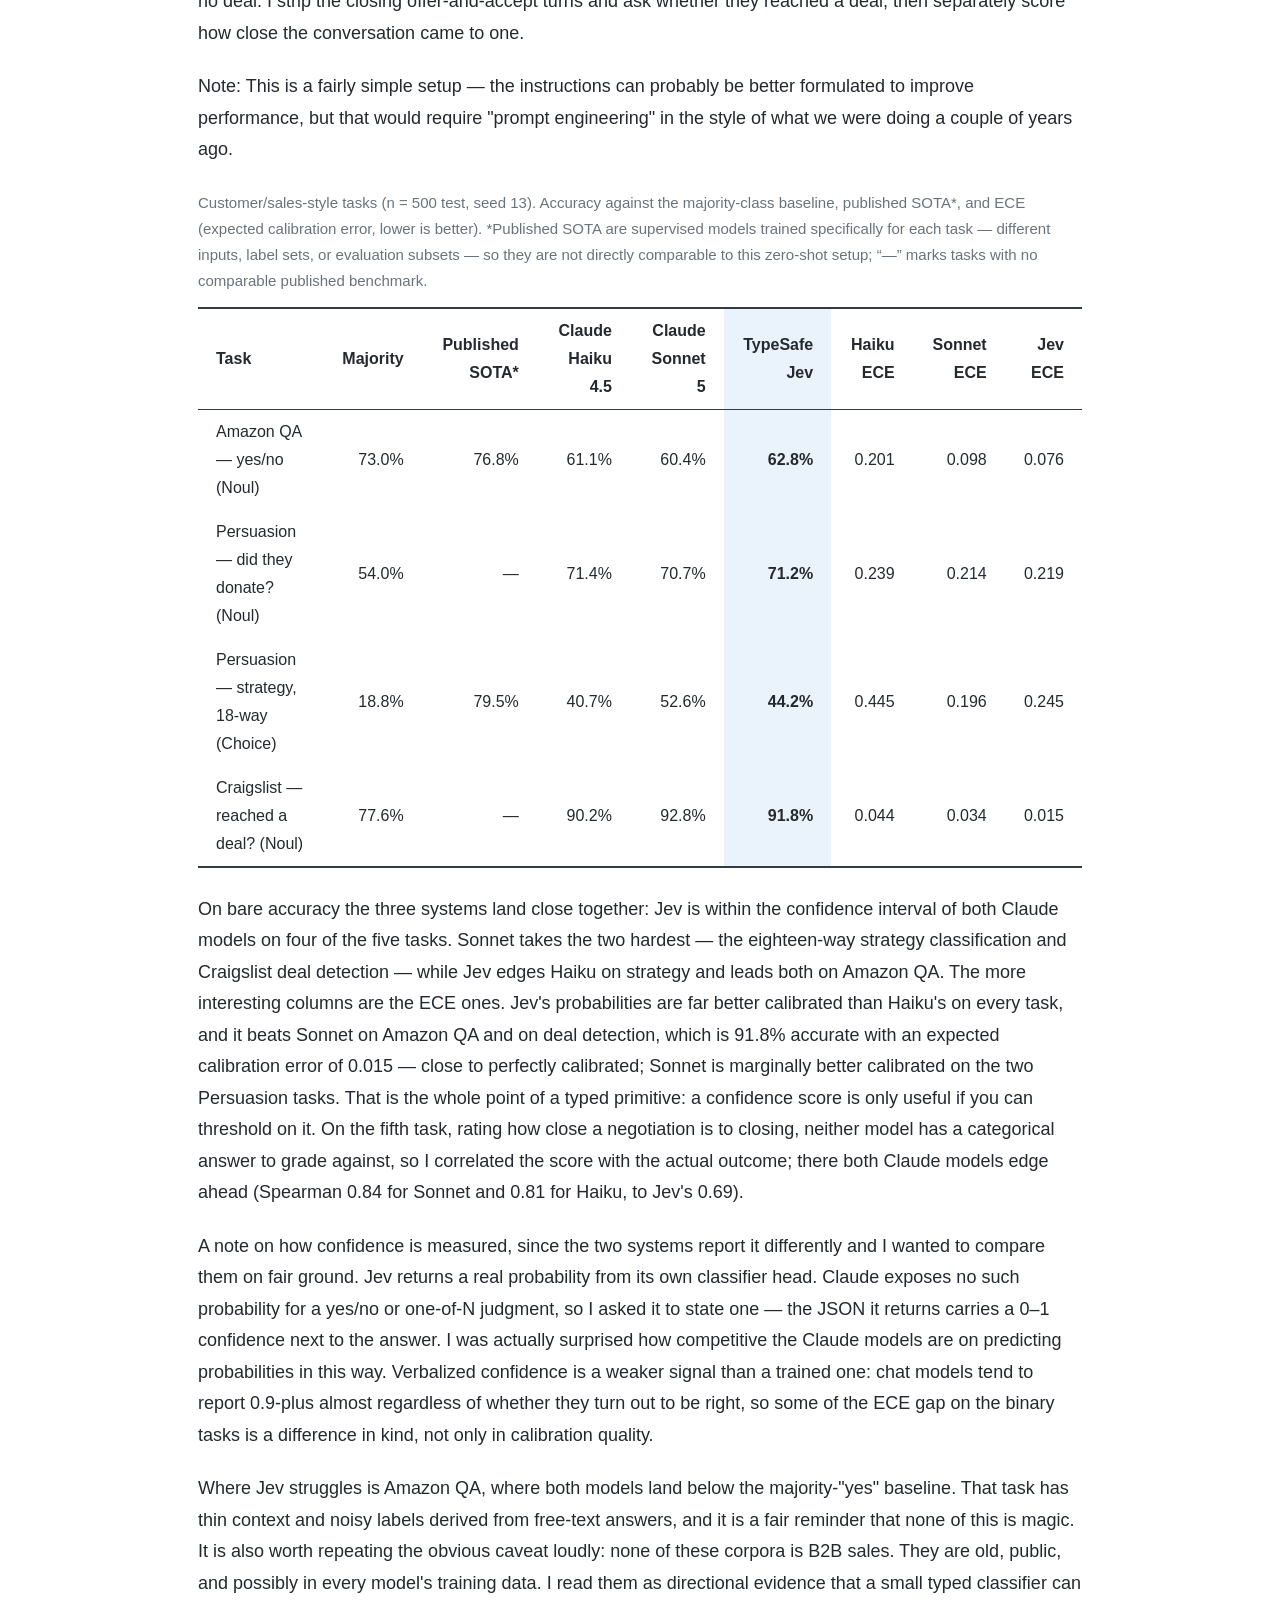
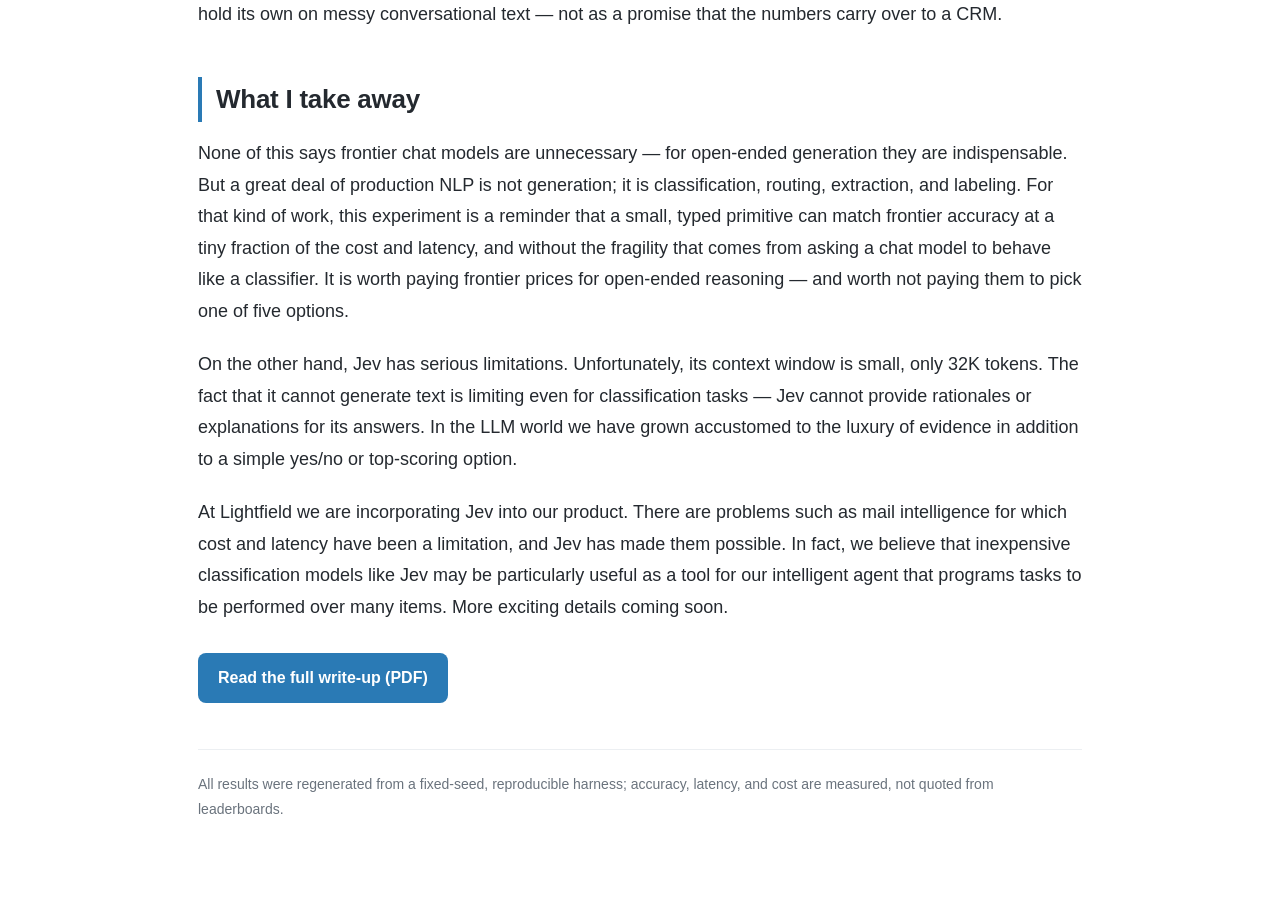
<file: posts/typesafe-jev-vs-claude.html>
<!doctype html>
<html lang="en">
  <head>
    <meta charset="utf-8">
    <meta name="viewport" content="width=device-width, initial-scale=1">
    <title>Testing TypeSafe Jev on Text Understanding — Veselin Stoyanov</title>
    <link rel="icon" type="image/x-icon" href="../favicon-32x32.png">

    <!-- Open Graph / Twitter cards for link previews -->
    <meta property="og:type" content="article">
    <meta property="og:title" content="Testing TypeSafe Jev on Text Understanding">
    <meta property="og:description" content="Can a small, purpose-built classifier keep up with frontier chat models on reading and knowledge tasks? A reproducible, contamination-aware comparison of TypeSafe Jev against Claude Haiku 4.5, Sonnet 5, and Opus 5.">
    <meta property="og:url" content="https://vesstoyanov.com/posts/typesafe-jev-vs-claude.html">
    <meta name="twitter:title" content="Testing TypeSafe Jev on Text Understanding">
    <meta name="twitter:description" content="A small typed classifier matches frontier Claude on multiple-choice accuracy at a fraction of the cost and latency.">
    <meta property="og:image" content="https://vesstoyanov.com/posts/results-card.png">
    <meta name="twitter:card" content="summary_large_image">
    <meta name="twitter:image" content="https://vesstoyanov.com/posts/results-card.png">

    <style>
      *, *::before, *::after { box-sizing: border-box; margin: 0; padding: 0; }
      :root { --accent: #2a7ab5; --accent-dark: #1a5a8a; --ink: #24292f; --muted: #6a737d; --rule: #333a42; --jev: #eaf3fb; }
      html { -webkit-text-size-adjust: 100%; }
      body {
        font-family: -apple-system, BlinkMacSystemFont, "Segoe UI", Roboto, Oxygen,
          Ubuntu, Cantarell, "Fira Sans", "Droid Sans", "Helvetica Neue", Arial, sans-serif;
        font-size: 18px; line-height: 1.75; color: var(--ink); background: #fff;
        -webkit-font-smoothing: antialiased;
      }
      a { color: var(--accent); text-decoration: none; }
      a:hover { color: var(--accent-dark); text-decoration: underline; }

      .wrap { max-width: 940px; margin: 0 auto; padding: 24px 28px 80px; }

      .topbar { margin: 6px 0 30px; font-size: 15px; }
      .topbar a { color: var(--accent); font-weight: 500; }
      .topbar a:hover { text-decoration: none; }

      header.post { border-bottom: 3px solid var(--accent); padding-bottom: 22px; margin-bottom: 34px; }
      h1 { font-size: 40px; font-weight: 700; line-height: 1.15; letter-spacing: -0.02em;
        color: var(--ink); margin-bottom: 14px; }
      .subtitle { font-size: 20px; color: var(--muted); font-weight: 400; line-height: 1.5; }
      .byline { font-size: 15px; color: var(--muted); margin-top: 16px; }

      article p { margin: 0 0 22px; }
      article > p:first-of-type { font-size: 19px; }

      h2 { font-size: 26px; font-weight: 650; color: var(--ink); letter-spacing: -0.01em;
        margin: 46px 0 16px; padding-left: 14px; border-left: 4px solid var(--accent); }

      figure { margin: 30px 0; }
      figure img { width: 100%; height: auto; border: 1px solid #e6e9ee; border-radius: 8px; }
      figcaption { font-size: 14px; color: var(--muted); margin-top: 10px; text-align: center; }

      pre.prompt {
        background: #f6f8fa; border: 1px solid #e4e8ec; border-radius: 8px;
        padding: 18px 20px; overflow-x: auto; font-size: 14px; line-height: 1.55;
        font-family: ui-monospace, SFMono-Regular, "SF Mono", Menlo, Consolas, monospace;
        color: #2b3138; margin: 8px 0 26px; white-space: pre;
      }
      pre.prompt .lbl { color: var(--accent); font-weight: 600; }

      /* Plain tables, PDF/booktabs style: horizontal rules only */
      .table-scroll { overflow-x: auto; margin: 24px 0 26px; }
      table.results { width: 100%; border-collapse: collapse; font-size: 16px;
        border-top: 2px solid var(--rule); border-bottom: 2px solid var(--rule); }
      table.results caption { caption-side: top; text-align: left; font-size: 15px;
        color: var(--muted); margin-bottom: 12px; }
      table.results th, table.results td { padding: 8px 18px; text-align: right; }
      table.results th:first-child, table.results td:first-child { text-align: left; }
      table.results thead th { font-weight: 600; border-bottom: 1px solid var(--rule); }
      /* Highlight the TypeSafe Jev row (MC tables) or column (sales table). */
      table.results tr.jev td, table.results tr.jev th,
      table.results td.jev, table.results thead th.jev { background: var(--jev); font-weight: 600; }

      h3 { font-size: 21px; font-weight: 650; color: var(--ink); margin: 34px 0 12px; }
      article ul { margin: 0 0 22px; padding-left: 24px; }
      article li { margin-bottom: 8px; }
      .table-scroll + p.table-note { margin-top: -14px; }
      p.table-note { font-size: 14px; line-height: 1.6; color: var(--muted); }

      .cta { display: inline-block; margin-top: 8px; background: var(--accent); color: #fff;
        padding: 11px 20px; border-radius: 8px; font-weight: 600; font-size: 16px; }
      .cta:hover { background: var(--accent-dark); color: #fff; text-decoration: none; }

      footer.post { margin-top: 46px; padding-top: 22px; border-top: 1px solid #eceff2;
        font-size: 14px; color: var(--muted); }

      @media (max-width: 640px) {
        body { font-size: 17px; }
        .wrap { padding: 16px 18px 56px; }
        h1 { font-size: 30px; }
        .subtitle { font-size: 18px; }
        h2 { font-size: 22px; }
      }
    </style>
    <!-- Analytics: GoatCounter (cookieless). -->
    <script data-goatcounter="https://vesstoyanov.goatcounter.com/count"
            async src="//gc.zgo.at/count.js"></script>
  </head>
  <body>
    <div class="wrap">
      <div class="topbar"><a href="../index.html">← Veselin Stoyanov</a></div>

      <header class="post">
        <h1>Testing TypeSafe Jev on Text Understanding</h1>
        <p class="subtitle">Can a small, purpose-built classifier keep up with frontier chat models on reading and knowledge tasks? A reproducible, contamination-aware comparison.</p>
        <p class="byline">Veselin Stoyanov</p>
      </header>

      <article>

<!-- ===== 01-intro ===== -->
        <p>For most of my career, the workhorse of applied NLP was not a chatbot but a classifier — a model trained to answer one narrow question and return a label. In fact, the first time I was really excited about models that understand language beyond word counting was when BERT came out and we developed RoBERTa. But generative LLMs became so capable and universal that we forgot about those simpler models. It is now tempting to route every task through an LLM, including tasks that are, at their core, a choice among a handful of options. This week <a href="https://typesafe.ai">TypeSafe</a>'s <a href="https://docs.typesafe.ai/models">Jev</a> brought back cheaper classifier models in a compelling way. I wanted to understand how far this model has come, and whether a small, purpose-built classifier can still hold its own on accuracy.</p>

        <p>So I decided to put Jev through its paces. I wanted to understand how well Jev understands language as this is the foundation of understanding tasks and instructions. Jev is TypeSafe's System One <em>Choice</em> primitive — a compact model that takes a passage and a question, is given a set of options, and returns exactly one of them (technically a probability for each option). That is precisely the shape of a multiple-choice benchmark, so I set up a head-to-head against the current frontier Claude models: Haiku 4.5, Sonnet 5, and Opus 5.</p>

        <p>There is a wrinkle in any comparison: the public benchmarks we reach for by default may already sit in the models' pretraining data, and the headline numbers we remember are often a generation out of date. So I did two things. First, I re-ran every model myself under a single fixed protocol rather than trusting stale leaderboards. Second, I added a hedge against contamination — a small corpus I wrote by hand over a single long article, which I describe later.</p>

        <figure>
          <img src="results-card.png" alt="Summary of results: TypeSafe Jev vs Claude Haiku 4.5, Sonnet 5, and Opus 5 across four multiple-choice benchmarks.">
          <figcaption>A summary of the results. Cost is in USD per 1,000 long-context questions.</figcaption>
        </figure>

<!-- ===== 02-setup ===== -->
        <h2>The setup</h2>

        <p>I used four benchmarks: RACE-H (passage-grounded reading comprehension), CommonsenseQA (commonsense knowledge), MMLU-CF (multi-domain knowledge, contamination-free), and my own Grace-Coolidge corpus. For the three public benchmarks I sampled 100 items each with a fixed seed, so every system sees identical questions.</p>

        <p>The two systems answer the same question in different ways. Jev receives the passage and question as its state and the options as its choices, and returns one option. Claude receives a plain-text prompt and is asked, through a system instruction, to reply with only the answer letter:</p>

<pre class="prompt"><span class="lbl">System:</span> You are answering a multiple-choice question. Respond with ONLY
the single letter of the correct option (one of the provided labels)
and nothing else. No explanation.

<span class="lbl">User:</span> Question: You can do knitting to get the feeling of what?
Options:
A. relaxation
B. arthritis
C. adrenaline
D. your
E. sweater may produced</pre>

        <p>To keep the comparison honest, I first ran Claude with <em>no reasoning</em> — extended thinking disabled and the output capped to a single letter — since that is the apples-to-apples setting for a classifier. I revisit what happens when reasoning is switched on further down. Cost is metered from actual token usage and priced at published rates (per million tokens: Jev at $0.042 input and free output; Haiku $1/$5, Sonnet $2/$10, Opus $5/$25 for input/output).</p>

<!-- ===== 03-accuracy ===== -->
        <h2>Accuracy</h2>

        <div class="table-scroll">
          <table class="results">
            <caption>Accuracy by system and dataset (measured, n = 100, seed 42).</caption>
            <thead>
              <tr><th>System</th><th>CommonsenseQA</th><th>MMLU-CF</th><th>RACE-H</th></tr>
            </thead>
            <tbody>
              <tr><td>Claude Haiku 4.5</td><td>88.0%</td><td>64.0%</td><td>89.0%</td></tr>
              <tr><td>Claude Haiku 4.5 (low)</td><td>90.0%</td><td>74.0%</td><td>93.0%</td></tr>
              <tr><td>Claude Haiku 4.5 (medium)</td><td>90.0%</td><td>75.0%</td><td>94.0%</td></tr>
              <tr><td>Claude Sonnet 5</td><td>90.0%</td><td>73.0%</td><td>94.0%</td></tr>
              <tr><td>Claude Sonnet 5 (low)</td><td>87.0%</td><td>76.0%</td><td>96.0%</td></tr>
              <tr><td>Claude Sonnet 5 (medium)</td><td>89.0%</td><td>79.0%</td><td>97.0%</td></tr>
              <tr><td>Claude Opus 5</td><td>90.0%</td><td>79.0%</td><td>95.0%</td></tr>
              <tr><td>Claude Opus 5 (low)</td><td>95.0%</td><td>84.0%</td><td>96.0%</td></tr>
              <tr><td>Claude Opus 5 (medium)</td><td>93.0%</td><td>82.0%</td><td>96.0%</td></tr>
              <tr class="jev"><td>TypeSafe Jev</td><td>91.0%</td><td>80.0%</td><td>95.0%</td></tr>
            </tbody>
          </table>
        </div>

        <p>Among the no-reasoning configurations, Jev is the strongest system on CommonsenseQA and on the contamination-free MMLU-CF, and it ties Opus 5 on RACE-H, where the leading systems are already at the human ceiling. For a model this small, matching the frontier on plain accuracy was more than I expected going in.</p>

        <p>One caveat before reading the no-reasoning numbers too literally: not all of the chat models' misses are wrong answers. Because the answer-only setup caps output at a single letter, a smaller model sometimes starts working the problem in its visible output and gets cut off before it commits to a letter — which scores as wrong even though it never picked an option. This never happens to Opus 5 and barely touches Sonnet 5 (three such non-answers across all four datasets), but it accounts for a real share of Haiku 4.5's misses: none on CommonsenseQA, but 19% of its MMLU-CF errors, 36% on RACE-H, and 58% on the long Grace-Coolidge article. So part of Haiku's no-reasoning gap — especially on long context — is format compliance rather than comprehension, and its numbers here are best read as a lower bound. That is exactly the failure enabling reasoning repairs, which is the next section. Jev has no equivalent failure mode: a <em>Choice</em> primitive always returns a label.</p>

<!-- ===== 04-cost ===== -->
        <h2>The cost of a correct answer</h2>

        <p>Accuracy is only half the story. Jev bills for input tokens only and nothing for output, whereas the chat models add five to twenty-five dollars per million output tokens on top of costlier input.</p>

        <div class="table-scroll">
          <table class="results">
            <caption>Cost in USD per 1,000 questions (metered tokens × published rates).</caption>
            <thead>
              <tr><th>System</th><th>CommonsenseQA</th><th>MMLU-CF</th><th>RACE-H</th></tr>
            </thead>
            <tbody>
              <tr><td>Claude Haiku 4.5</td><td>$0.109</td><td>$0.137</td><td>$0.506</td></tr>
              <tr><td>Claude Haiku 4.5 (low)</td><td>$1.345</td><td>$1.832</td><td>$2.317</td></tr>
              <tr><td>Claude Haiku 4.5 (medium)</td><td>$1.683</td><td>$2.464</td><td>$2.961</td></tr>
              <tr><td>Claude Sonnet 5</td><td>$0.263</td><td>$0.339</td><td>$1.334</td></tr>
              <tr><td>Claude Sonnet 5 (low)</td><td>$0.263</td><td>$0.443</td><td>$1.334</td></tr>
              <tr><td>Claude Sonnet 5 (medium)</td><td>$0.263</td><td>$0.417</td><td>$1.334</td></tr>
              <tr><td>Claude Opus 5</td><td>$0.658</td><td>$0.822</td><td>$3.335</td></tr>
              <tr><td>Claude Opus 5 (low)</td><td>$1.123</td><td>$1.544</td><td>$3.437</td></tr>
              <tr><td>Claude Opus 5 (medium)</td><td>$1.542</td><td>$2.140</td><td>$3.652</td></tr>
              <tr class="jev"><td>TypeSafe Jev</td><td>$0.015</td><td>$0.016</td><td>$0.031</td></tr>
            </tbody>
          </table>
        </div>

        <p>On the short public benchmarks Jev is already forty to a hundred times cheaper than Opus 5. The actual gap with Haiku is not as big (only an order of magnitude). As the next section shows, that gap widens dramatically once the context grows.</p>

<!-- ===== 05-grace-coolidge ===== -->
        <h2>A benchmark nothing could have memorized</h2>

        <p>To be sure I was not simply measuring memorized test items, I hand-authored a corpus of 40 questions over Wikipedia's featured article of the day, which happened to be on <a href="https://en.wikipedia.org/wiki/Grace_Coolidge">Grace Coolidge</a>. The whole article — about twenty thousand tokens — is supplied on every call, and every wrong option is a real name or value drawn from the text, so a model has to read rather than recall. Twenty of the questions are straightforward; the other twenty add negation, temporal ordering, and inference, and several are deliberately unanswerable, with "Not enough information" as the correct choice.</p>

        <div class="table-scroll">
          <table class="results">
            <caption>Grace-Coolidge (n = 40): accuracy, latency, and cost (~20k-token article per call).</caption>
            <thead>
              <tr><th>System</th><th>Accuracy</th><th>Avg latency</th><th>Cost / 1k</th></tr>
            </thead>
            <tbody>
              <tr><td>Claude Haiku 4.5</td><td>70.0%</td><td>962 ms</td><td>$18.52</td></tr>
              <tr><td>Claude Haiku 4.5 (low)</td><td>90.0%</td><td>3007 ms</td><td>$19.79</td></tr>
              <tr><td>Claude Haiku 4.5 (medium)</td><td>90.0%</td><td>3431 ms</td><td>$20.00</td></tr>
              <tr><td>Claude Sonnet 5</td><td>87.5%</td><td>1548 ms</td><td>$51.88</td></tr>
              <tr><td>Claude Sonnet 5 (low)</td><td>87.5%</td><td>1524 ms</td><td>$51.91</td></tr>
              <tr><td>Claude Sonnet 5 (medium)</td><td>85.0%</td><td>1472 ms</td><td>$51.90</td></tr>
              <tr><td>Claude Opus 5</td><td>92.5%</td><td>2252 ms</td><td>$129.69</td></tr>
              <tr><td>Claude Opus 5 (low)</td><td>90.0%</td><td>1960 ms</td><td>$129.95</td></tr>
              <tr><td>Claude Opus 5 (medium)</td><td>90.0%</td><td>2181 ms</td><td>$130.21</td></tr>
              <tr class="jev"><td>TypeSafe Jev</td><td>90.0%</td><td>429 ms</td><td>$0.84</td></tr>
            </tbody>
          </table>
        </div>

        <p>Here the long context is the whole point, and it is where the economics become stark. Jev answers at 90% accuracy — a single hard question behind the best Claude — for 84 cents per thousand questions, against roughly $130 for Opus 5. That is about a hundred and fifty times cheaper, at a tenth of the latency, because the twenty-thousand-token article is billed once as input rather than paid for again on the output side.</p>

        <p>This corpus is tiny and not systematically vetted, so the results are not really conclusive of which model is better, but it gives some assurance that Jev's performance is not a pure artifact of training data memorization.</p>

<!-- ===== 06-reasoning ===== -->
        <h2>Does reasoning change the picture?</h2>

        <p>The obvious objection is that I hobbled the chat models by disabling reasoning, so I ran each of them again at <em>low</em> and <em>medium</em> reasoning effort (the extra rows in the tables above). Reasoning helps most on the quantitative MMLU-CF questions — Opus rises from 79% to 84%, Sonnet from 73% to 79% — and it is enough to let Opus edge past Jev by a point or two on the public benchmarks. But the gains are small, and they are not free: cost roughly doubles and latency stays around two seconds, an order of magnitude slower than Jev.</p>

        <p>On the long Grace-Coolidge article, reasoning does not help at all — Sonnet and Opus stay flat or dip slightly — and because the article dominates the token bill, turning it on barely changes the cost. The one clear benefit is that reasoning repairs a failure mode of the no-reasoning setup: the smaller models sometimes begin working the problem in their visible output and get truncated, and thinking gives them somewhere to do that work. Jev never has this problem, because a <em>Choice</em> primitive returns a label by construction.</p>

<!-- ===== 07-sales ===== -->
        <h2>What about customer or sales data?</h2>

        <p>Going beyond academic text understanding, I wanted to test whether we can use Jev in the domain that <a href="https://lightfield.app">Lightfield</a> operates in: business data including customer and sales data. I wanted to see whether the results held up on conversational data rather than clean exam questions.</p>

        <p>There is no good public B2B-sales benchmark, so I dug out three old-school public datasets, each with its own limitations but matching the domain. Across them I ran five tasks spanning all three primitives, 500 held-out items each, against Claude Haiku 4.5, Claude Sonnet 5, and a majority-class baseline on identical items.</p>

        <p><strong>Amazon QA</strong> (<a href="https://cseweb.ucsd.edu/~jmcauley/pdfs/www16b.pdf">McAuley, UCSD</a>) is roughly 1.4 million real customer questions scraped from Amazon product pages across twenty-odd categories, about half of them yes/no with a Y/N answer derived from the human reply. I use the yes/no subset, hand Jev the product's title and description, and ask whether the true answer is "yes" — pre-purchase product Q&amp;A, the closest public thing to an inbound customer question.</p>

        <p><strong>Persuasion for Good</strong> (<a href="https://aclanthology.org/P19-1566/">Wang et al., 2019</a>) is 1,017 crowdworker dialogues in which one person tries to talk another into donating to Save the Children; 300 of them are annotated at the utterance level with the persuasion strategy in play, and every dialogue records the donation that actually followed. I test both picking the strategy behind a single line (eighteen labels, taken from the data rather than the paper) and, over a whole conversation, whether the persuadee ended up giving.</p>

        <p><strong>CraigslistBargain</strong> (<a href="https://aclanthology.org/D18-1256/">He et al., 2018</a>) is 6,682 buyer–seller negotiations over real Craigslist listings in six categories, each carrying a listing price, a private buyer target, and a recorded outcome — an agreed price or no deal. I strip the closing offer-and-accept turns and ask whether they reached a deal, then separately score how close the conversation came to one.</p>

        <p>Note: This is a fairly simple setup — the instructions can probably be better formulated to improve performance, but that would require "prompt engineering" in the style of what we were doing a couple of years ago.</p>

        <div class="table-scroll">
          <table class="results">
            <caption>Customer/sales-style tasks (n = 500 test, seed 13). Accuracy against the majority-class baseline, published SOTA*, and ECE (expected calibration error, lower is better). *Published SOTA are supervised models trained specifically for each task — different inputs, label sets, or evaluation subsets — so they are not directly comparable to this zero-shot setup; “—” marks tasks with no comparable published benchmark.</caption>
            <thead>
              <tr><th>Task</th><th>Majority</th><th>Published SOTA*</th><th>Claude Haiku 4.5</th><th>Claude Sonnet 5</th><th class="jev">TypeSafe Jev</th><th>Haiku ECE</th><th>Sonnet ECE</th><th>Jev ECE</th></tr>
            </thead>
            <tbody>
              <tr><td>Amazon QA — yes/no (Noul)</td><td>73.0%</td><td>76.8%</td><td>61.1%</td><td>60.4%</td><td class="jev">62.8%</td><td>0.201</td><td>0.098</td><td>0.076</td></tr>
              <tr><td>Persuasion — did they donate? (Noul)</td><td>54.0%</td><td>—</td><td>71.4%</td><td>70.7%</td><td class="jev">71.2%</td><td>0.239</td><td>0.214</td><td>0.219</td></tr>
              <tr><td>Persuasion — strategy, 18-way (Choice)</td><td>18.8%</td><td>79.5%</td><td>40.7%</td><td>52.6%</td><td class="jev">44.2%</td><td>0.445</td><td>0.196</td><td>0.245</td></tr>
              <tr><td>Craigslist — reached a deal? (Noul)</td><td>77.6%</td><td>—</td><td>90.2%</td><td>92.8%</td><td class="jev">91.8%</td><td>0.044</td><td>0.034</td><td>0.015</td></tr>
            </tbody>
          </table>
        </div>

        <p>On bare accuracy the three systems land close together: Jev is within the confidence interval of both Claude models on four of the five tasks. Sonnet takes the two hardest — the eighteen-way strategy classification and Craigslist deal detection — while Jev edges Haiku on strategy and leads both on Amazon QA. The more interesting columns are the ECE ones. Jev's probabilities are far better calibrated than Haiku's on every task, and it beats Sonnet on Amazon QA and on deal detection, which is 91.8% accurate with an expected calibration error of 0.015 — close to perfectly calibrated; Sonnet is marginally better calibrated on the two Persuasion tasks. That is the whole point of a typed primitive: a confidence score is only useful if you can threshold on it. On the fifth task, rating how close a negotiation is to closing, neither model has a categorical answer to grade against, so I correlated the score with the actual outcome; there both Claude models edge ahead (Spearman 0.84 for Sonnet and 0.81 for Haiku, to Jev's 0.69).</p>

        <p>A note on how confidence is measured, since the two systems report it differently and I wanted to compare them on fair ground. Jev returns a real probability from its own classifier head. Claude exposes no such probability for a yes/no or one-of-N judgment, so I asked it to state one — the JSON it returns carries a 0–1 confidence next to the answer. I was actually surprised how competitive the Claude models are on predicting probabilities in this way. Verbalized confidence is a weaker signal than a trained one: chat models tend to report 0.9-plus almost regardless of whether they turn out to be right, so some of the ECE gap on the binary tasks is a difference in kind, not only in calibration quality.</p>

        <p>Where Jev struggles is Amazon QA, where both models land below the majority-"yes" baseline. That task has thin context and noisy labels derived from free-text answers, and it is a fair reminder that none of this is magic. It is also worth repeating the obvious caveat loudly: none of these corpora is B2B sales. They are old, public, and possibly in every model's training data. I read them as directional evidence that a small typed classifier can hold its own on messy conversational text — not as a promise that the numbers carry over to a CRM.</p>

<!-- ===== 08-takeaway ===== -->
        <h2>What I take away</h2>

        <p>None of this says frontier chat models are unnecessary — for open-ended generation they are indispensable. But a great deal of production NLP is not generation; it is classification, routing, extraction, and labeling. For that kind of work, this experiment is a reminder that a small, typed primitive can match frontier accuracy at a tiny fraction of the cost and latency, and without the fragility that comes from asking a chat model to behave like a classifier. It is worth paying frontier prices for open-ended reasoning — and worth not paying them to pick one of five options.</p>

        <p>On the other hand, Jev has serious limitations. Unfortunately, its context window is small, only 32K tokens. The fact that it cannot generate text is limiting even for classification tasks — Jev cannot provide rationales or explanations for its answers. In the LLM world we have grown accustomed to the luxury of evidence in addition to a simple yes/no or top-scoring option.</p>

        <p>At Lightfield we are incorporating Jev into our product. There are problems such as mail intelligence for which cost and latency have been a limitation, and Jev has made them possible. In fact, we believe that inexpensive classification models like Jev may be particularly useful as a tool for our intelligent agent that programs tasks to be performed over many items. More exciting details coming soon.</p>

        <p><a class="cta" href="typesafe-jev-vs-claude.pdf">Read the full write-up (PDF)</a></p>

        <footer class="post">All results were regenerated from a fixed-seed, reproducible harness; accuracy, latency, and cost are measured, not quoted from leaderboards.</footer>

      </article>
    </div>
  </body>
</html>
</file>
<file: stylesheets/styles.css>
/* ── Reset & Base ────────────────────────────────────────── */
*, *::before, *::after {
  box-sizing: border-box;
  margin: 0;
  padding: 0;
}

body {
  font-family: -apple-system, BlinkMacSystemFont, "Segoe UI", Roboto, Oxygen,
    Ubuntu, Cantarell, "Fira Sans", "Droid Sans", "Helvetica Neue", Arial,
    sans-serif;
  font-size: 15px;
  line-height: 1.6;
  color: #3a3a3a;
  background: #f0f2f5;
  -webkit-font-smoothing: antialiased;
}

a {
  color: #2a7ab5;
  text-decoration: none;
  transition: color 0.2s;
}

a:hover {
  color: #1a5a8a;
}

/* ── Page Layout ────────────────────────────────────────── */
.page-layout {
  max-width: 1060px;
  margin: 0 auto;
  padding: 32px 24px;
  display: flex;
  gap: 32px;
  align-items: flex-start;
}

/* ── Sidebar ────────────────────────────────────────────── */
.sidebar {
  width: 320px;
  flex-shrink: 0;
  background: linear-gradient(160deg, #4a93c4 0%, #5da8d8 50%, #74b8e4 100%);
  color: #fff;
  border-radius: 12px;
  padding: 32px 24px;
  text-align: center;
  position: sticky;
  top: 24px;
}

.avatar {
  border-radius: 50%;
  border: 3px solid rgba(255, 255, 255, 0.35);
  margin-bottom: 16px;
}

.sidebar h1 {
  font-size: 22px;
  font-weight: 600;
  margin-bottom: 12px;
  letter-spacing: -0.01em;
  color: #fff;
}

.bio {
  font-size: 13px;
  line-height: 1.65;
  color: rgba(255, 255, 255, 0.88);
  margin-bottom: 20px;
  text-align: justify;
}

.social-links {
  display: flex;
  flex-direction: column;
  gap: 8px;
}

.social-links a {
  color: rgba(255, 255, 255, 0.8);
  font-size: 13px;
  transition: color 0.2s;
  text-align: left;
}

.social-links a:hover {
  color: #fff;
}

.social-links .fas,
.social-links .fab {
  margin-right: 6px;
  width: 16px;
  text-align: center;
}

/* ── Content Area ───────────────────────────────────────── */
.content {
  flex: 1;
  min-width: 0;
}

/* ── Tabs ───────────────────────────────────────────────── */
.tabs {
  display: flex;
  gap: 0;
  background: #fff;
  border-radius: 10px 10px 0 0;
  box-shadow: 0 1px 8px rgba(0, 0, 0, 0.06);
  overflow: hidden;
}

.tab {
  flex: 1;
  padding: 14px 8px;
  border: none;
  background: transparent;
  font-size: 14px;
  font-weight: 500;
  color: #888;
  cursor: pointer;
  transition: color 0.2s, background 0.2s;
  position: relative;
  font-family: inherit;
}

.tab:hover {
  color: #444;
  background: rgba(0, 0, 0, 0.02);
}

.tab.active {
  color: #2a7ab5;
  font-weight: 600;
}

.tab.active::after {
  content: '';
  position: absolute;
  bottom: 0;
  left: 16px;
  right: 16px;
  height: 3px;
  background: #2a7ab5;
  border-radius: 3px 3px 0 0;
}

/* ── Tab Panels ─────────────────────────────────────────── */
.tab-panel {
  display: none;
  background: #fff;
  padding: 28px 28px 20px;
  border-radius: 0 0 10px 10px;
  box-shadow: 0 4px 12px rgba(0, 0, 0, 0.05);
  animation: fadeIn 0.25s ease;
}

.tab-panel.active {
  display: block;
}

.tab-panel {
  text-align: justify;
}

@keyframes fadeIn {
  from { opacity: 0; transform: translateY(3px); }
  to { opacity: 1; transform: translateY(0); }
}

/* ── Entry (Experience / Education) ─────────────────────── */
.entry {
  padding-bottom: 22px;
  margin-bottom: 22px;
  border-bottom: 1px solid #eee;
}

.entry:last-child {
  border-bottom: none;
  margin-bottom: 0;
  padding-bottom: 0;
}

.entry h2 {
  font-size: 18px;
  font-weight: 600;
  color: #222;
  margin-bottom: 4px;
}

.entry h2 .location {
  font-weight: 400;
  font-size: 13px;
  color: #999;
}

.entry h2 .location::before {
  content: '\2014\00a0';
}

.role {
  display: flex;
  justify-content: space-between;
  align-items: baseline;
  margin-bottom: 4px;
  flex-wrap: wrap;
  gap: 2px 12px;
}

.role .title {
  font-weight: 500;
  color: #2a7ab5;
  font-size: 14px;
}

.role .dates {
  font-size: 13px;
  color: #999;
  white-space: nowrap;
}

.entry h3 {
  font-size: 14px;
  font-weight: 600;
  color: #444;
  margin: 14px 0 8px;
}

.entry p {
  margin-top: 6px;
  color: #555;
  font-size: 14px;
}

.entry ul {
  margin: 8px 0 0 20px;
  color: #555;
  font-size: 14px;
}

.entry ul li {
  margin-bottom: 6px;
}

.highlights li {
  margin-bottom: 10px;
}

.highlights li strong {
  color: #2a7ab5;
  display: inline;
  margin-right: 4px;
}

/* ── Publications ───────────────────────────────────────── */
.pub-intro {
  color: #555;
  margin-bottom: 16px;
  font-size: 14px;
}

.pub-intro .fas {
  margin-right: 2px;
}

.pub-list {
  list-style: none;
  padding: 0;
}

.pub-list li {
  padding: 10px 0;
  border-bottom: 1px solid #f0f0f0;
}

.pub-list li:last-child {
  border-bottom: none;
}

.pub-list li a {
  font-weight: 500;
  font-size: 14px;
  line-height: 1.4;
}

.authors {
  font-size: 12px;
  color: #999;
  line-height: 1.5;
}

/* ── Personal ───────────────────────────────────────────── */
#personal p {
  color: #555;
  font-size: 15px;
  line-height: 1.8;
}

/* ── Footer ─────────────────────────────────────────────── */
footer {
  text-align: center;
  padding: 0 24px 32px;
  color: #bbb;
  font-size: 12px;
}

/* ── Responsive ─────────────────────────────────────────── */
@media (max-width: 768px) {
  .page-layout {
    flex-direction: column;
    padding: 16px;
    gap: 20px;
  }

  .sidebar {
    width: 100%;
    position: static;
    padding: 24px 20px;
  }

  .social-links {
    flex-direction: row;
    flex-wrap: wrap;
    justify-content: center;
    gap: 6px 14px;
  }

  .bio {
    text-align: center;
  }

  .tab {
    font-size: 13px;
    padding: 12px 4px;
  }

  .tab-panel {
    padding: 20px 16px 16px;
  }

  .entry h2 {
    font-size: 16px;
  }

  .role {
    flex-direction: column;
    gap: 0;
  }
}

@media print {
  .page-layout {
    display: block;
  }

  .sidebar {
    background: none;
    color: #222;
    padding: 16px 0;
    width: 100%;
    position: static;
    border-radius: 0;
    text-align: left;
  }

  .sidebar h1 {
    color: #222;
  }

  .bio {
    color: #444;
  }

  .social-links {
    flex-direction: row;
    gap: 4px 16px;
  }

  .social-links a {
    color: #444;
  }

  .tabs {
    display: none;
  }

  .tab-panel {
    display: block !important;
    box-shadow: none;
    padding: 12px 0;
    border-radius: 0;
  }

  .tab-panel::before {
    font-weight: 600;
    font-size: 18px;
    display: block;
    margin-bottom: 10px;
    color: #222;
  }

  #experience::before { content: 'Experience'; }
  #education::before { content: 'Education'; }
  #publications::before { content: 'Publications'; }
  #personal::before { content: 'Personal'; }

  footer { display: none; }
}
</file>
